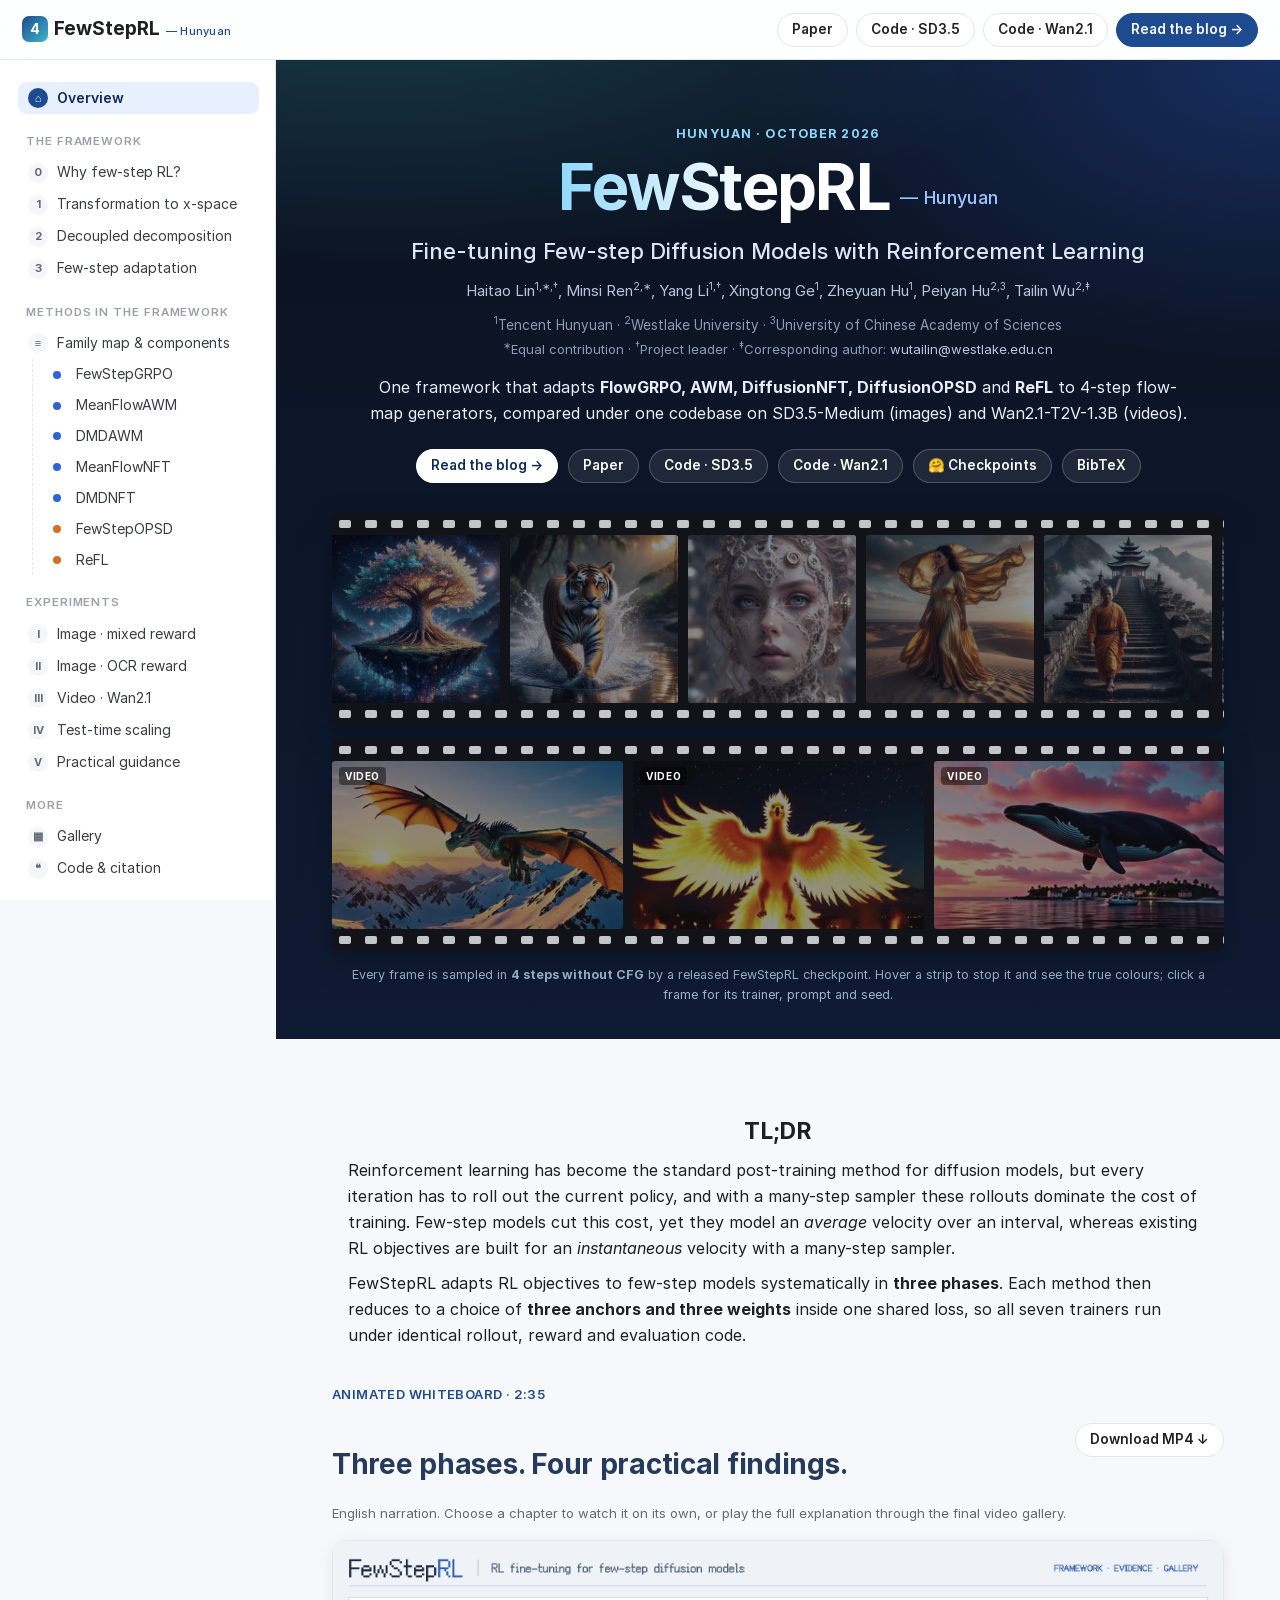
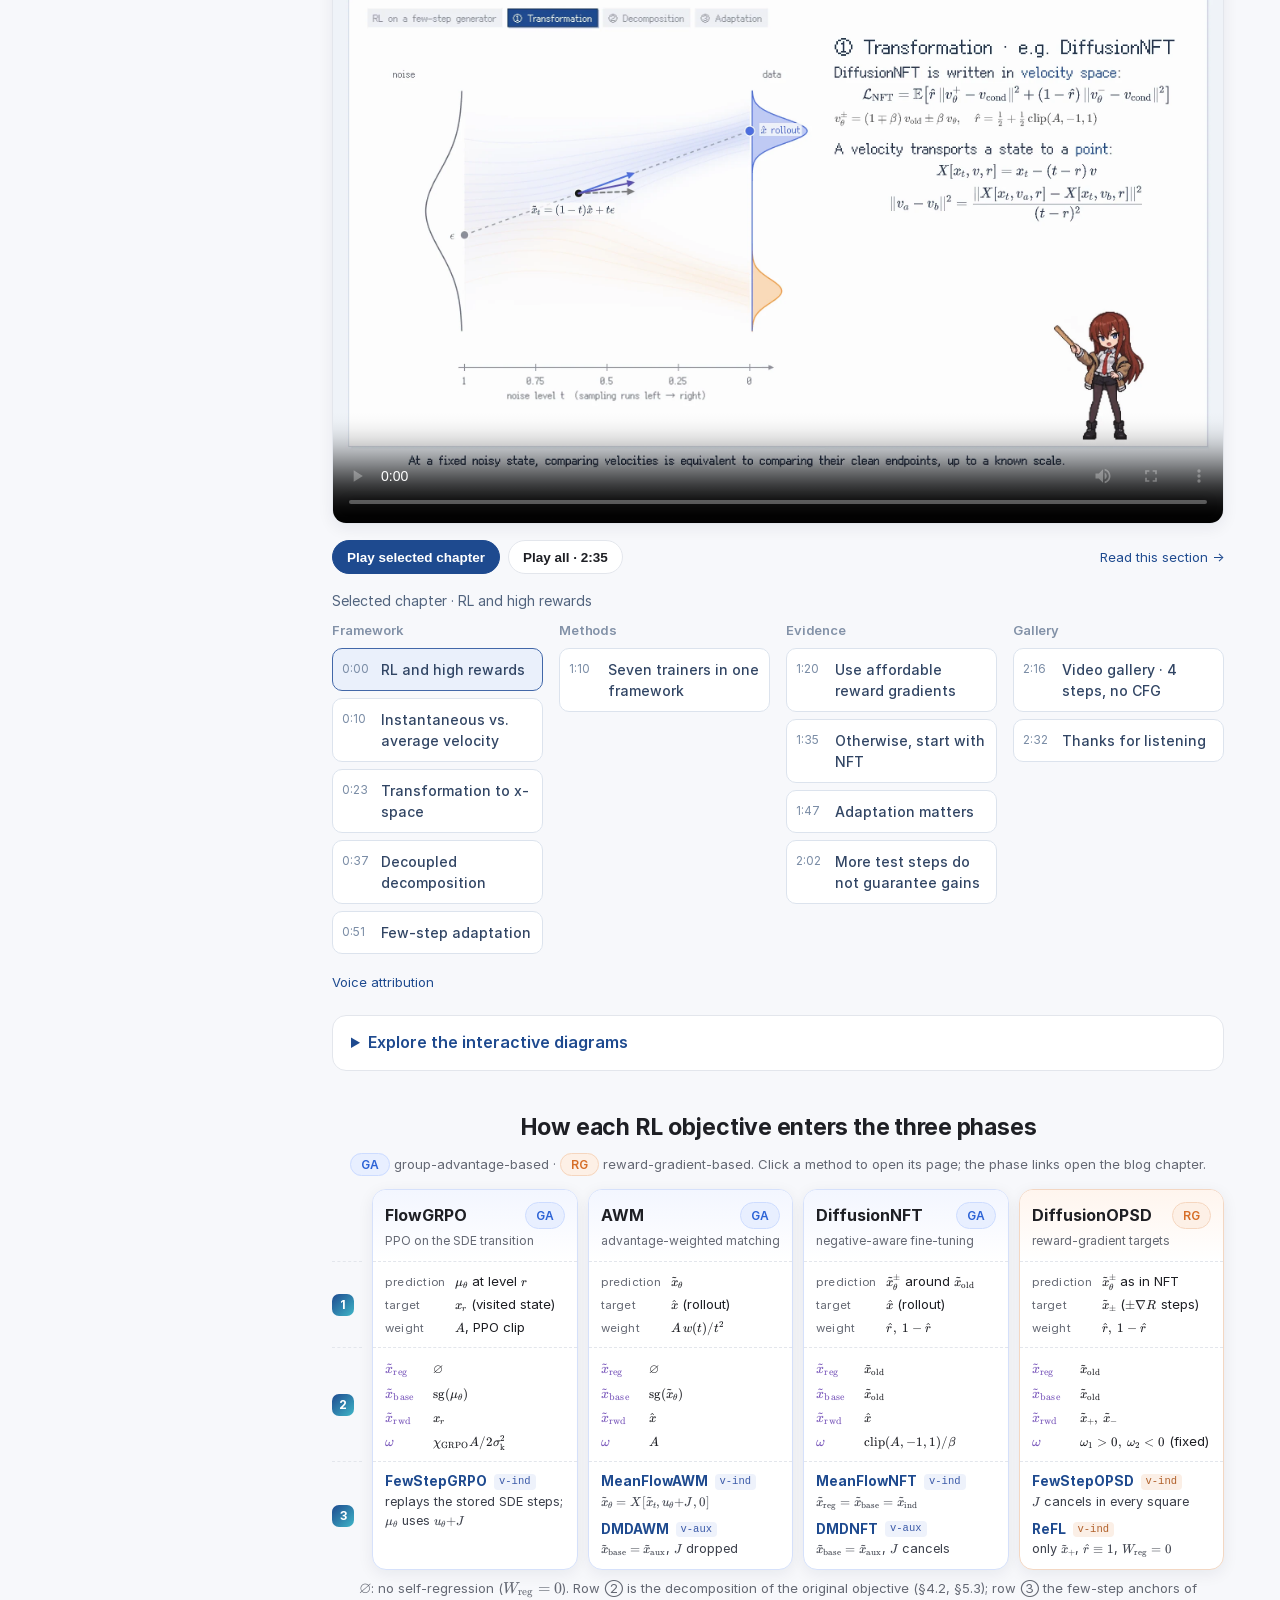
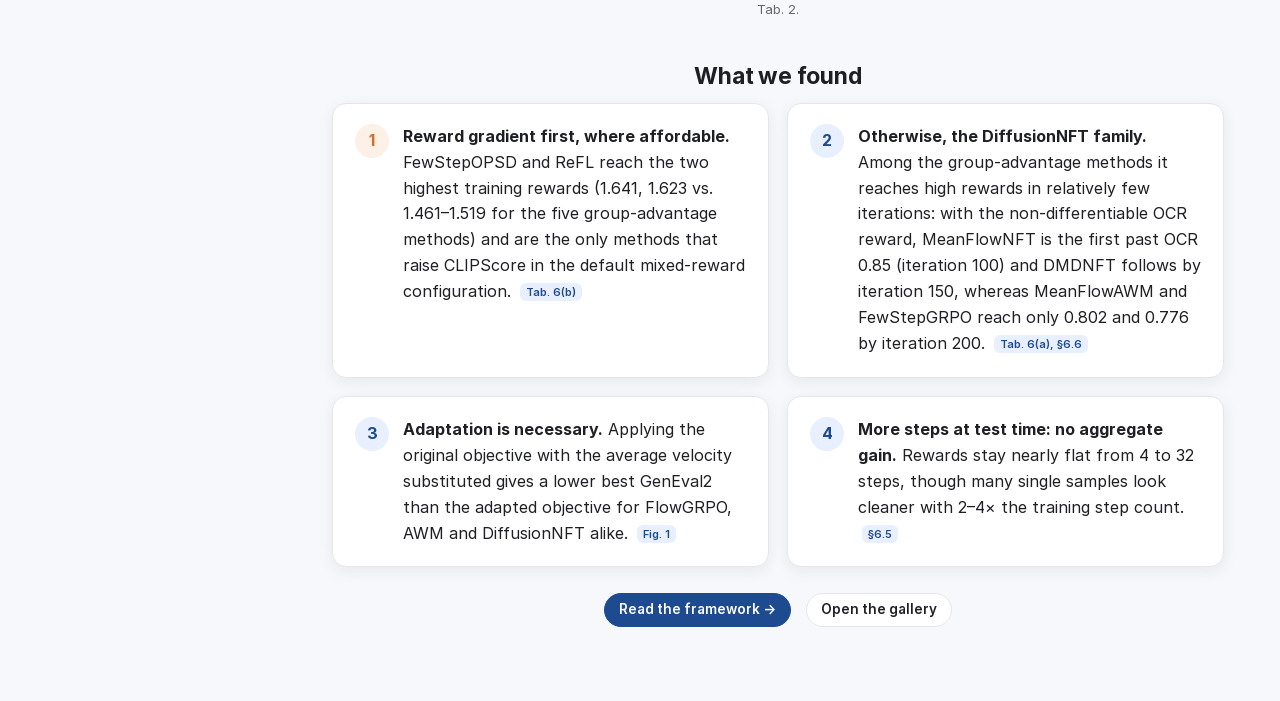
<file: index.html>
<!doctype html>
<html lang="en">
<head>
<meta charset="utf-8">
<meta name="viewport" content="width=device-width, initial-scale=1">
<meta name="theme-color" content="#0d1424">
<title>FewStepRL — Fine-tuning Few-step Diffusion Models with Reinforcement Learning</title>
<meta name="description" content="FewStepRL adapts RL objectives (FlowGRPO, AWM, DiffusionNFT, DiffusionOPSD, ReFL) to few-step flow-map generators in three phases: transformation, decomposition, adaptation.">
<link rel="stylesheet" href="vendor/katex/katex.min.css">
<link rel="stylesheet" href="css/style.css">
<link rel="stylesheet" href="css/whiteboard.css?v=voice-a-v4">
</head>
<body>

<header class="topbar">
  <button class="btn menu-toggle" id="menu-toggle" aria-label="Open contents">☰</button>
  <a class="brand" href="#home"><span class="logo" aria-hidden="true"></span>FewStepRL <span class="sig">— Hunyuan</span></a>
  <span class="spacer"></span>
  <nav class="links">
    <a class="btn" href="https://arxiv.org/abs/2611.08240">Paper</a>
    <a class="btn" href="https://github.com/EDAPINENUT/fewsteprl-sd35">Code · SD3.5</a>
    <a class="btn" href="https://github.com/EDAPINENUT/fewsteprl-wan21">Code · Wan2.1</a>
    <a class="btn solid" href="#framework">Read the blog →</a>
  </nav>
</header>

<aside class="sidebar" id="sidebar">
  <nav class="toc" aria-label="Contents">
    <div class="toc-group">
      <a href="#home"><span class="num">⌂</span>Overview</a>
    </div>
    <div class="toc-group">
      <div class="toc-title">The framework</div>
      <a href="#framework"><span class="num">0</span>Why few-step RL?</a>
      <a href="#phase-1"><span class="num">1</span>Transformation to x-space</a>
      <a href="#phase-2"><span class="num">2</span>Decoupled decomposition</a>
      <a href="#phase-3"><span class="num">3</span>Few-step adaptation</a>
    </div>
    <div class="toc-group">
      <div class="toc-title">Methods in the framework</div>
      <a href="#methods"><span class="num">≡</span>Family map &amp; components</a>
      <div class="sub">
        <a href="#m-fewstepgrpo"><span class="dot"></span>FewStepGRPO</a>
        <a href="#m-meanflowawm"><span class="dot"></span>MeanFlowAWM</a>
        <a href="#m-dmdawm"><span class="dot"></span>DMDAWM</a>
        <a href="#m-meanflownft"><span class="dot"></span>MeanFlowNFT</a>
        <a href="#m-dmdnft"><span class="dot"></span>DMDNFT</a>
        <a href="#m-fewstepopsd"><span class="dot rg"></span>FewStepOPSD</a>
        <a href="#m-refl"><span class="dot rg"></span>ReFL</a>
      </div>
    </div>
    <div class="toc-group">
      <div class="toc-title">Experiments</div>
      <a href="#exp-mix"><span class="num">I</span>Image · mixed reward</a>
      <a href="#exp-ocr"><span class="num">II</span>Image · OCR reward</a>
      <a href="#exp-video"><span class="num">III</span>Video · Wan2.1</a>
      <a href="#exp-tts"><span class="num">IV</span>Test-time scaling</a>
      <a href="#guidance"><span class="num">V</span>Practical guidance</a>
    </div>
    <div class="toc-group">
      <div class="toc-title">More</div>
      <a href="#gallery"><span class="num">▦</span>Gallery</a>
      <a href="#cite"><span class="num">❝</span>Code &amp; citation</a>
    </div>
  </nav>
  <p class="side-foot">Group-advantage-based RL <span style="color:var(--grp)">●</span> · reward-gradient-based RL <span style="color:var(--rg)">●</span>. </p>
</aside>

<main id="main">

<!-- =================================================================== HOME -->
<section class="page wide" id="p-home" data-title="Overview">
  <div class="hero">
    <div class="kicker" style="color:#8fd8ff">Hunyuan · October 2026</div>
    <h1><span class="accent">FewStepRL</span><span class="sig">— Hunyuan</span></h1>
    <p class="subtitle">Fine-tuning Few-step Diffusion Models with Reinforcement Learning</p>
    <p class="authors">Haitao Lin<sup>1,∗,†</sup>, Minsi Ren<sup>2,∗</sup>, Yang Li<sup>1,†</sup>, Xingtong Ge<sup>1</sup>, Zheyuan Hu<sup>1</sup>, Peiyan Hu<sup>2,3</sup>, Tailin Wu<sup>2,‡</sup></p>
    <p class="affils"><sup>1</sup>Tencent Hunyuan · <sup>2</sup>Westlake University · <sup>3</sup>University of Chinese Academy of Sciences<br>
      <span class="small"><sup>∗</sup>Equal contribution · <sup>†</sup>Project leader · <sup>‡</sup>Corresponding author: <a href="mailto:wutailin@westlake.edu.cn">wutailin@westlake.edu.cn</a></span></p>
    <p class="tagline">One framework that adapts <b>FlowGRPO, AWM, DiffusionNFT, DiffusionOPSD</b> and <b>ReFL</b> to 4&#8209;step flow-map generators,
      compared under one codebase on SD3.5-Medium (images) and Wan2.1-T2V-1.3B (videos).</p>
    <div class="cta">
      <a class="btn solid" href="#framework">Read the blog →</a>
      <a class="btn" href="https://arxiv.org/abs/2611.08240">Paper</a>
      <a class="btn" href="https://github.com/EDAPINENUT/fewsteprl-sd35">Code · SD3.5</a>
      <a class="btn" href="https://github.com/EDAPINENUT/fewsteprl-wan21">Code · Wan2.1</a>
      <a class="btn" href="#cite">🤗 Checkpoints</a>
      <a class="btn" href="#cite">BibTeX</a>
    </div>
    <div class="filmstrip" data-film="images-a" style="--dur:110s"></div>
    <div class="filmstrip reverse" data-film="videos" style="--dur:95s"></div>
    <p class="film-caption">Every frame is sampled in <b>4 steps without CFG</b> by a released FewStepRL checkpoint. Hover a strip to stop it and see the true colours; click a frame for its trainer, prompt and seed.</p>
  </div>

  <div class="home-body">
    <div class="home-intro">
      <h2>TL;DR</h2>
      <p>Reinforcement learning has become the standard post-training method for diffusion models, but every iteration has to roll out the current policy, and with a many-step sampler these rollouts dominate the cost of training. Few-step models cut this cost, yet they model an <em>average</em> velocity over an interval, whereas existing RL objectives are built for an <em>instantaneous</em> velocity with a many-step sampler.</p>
      <p>FewStepRL adapts RL objectives to few-step models systematically in <b>three phases</b>. Each method then reduces to a choice of <b>three anchors and three weights</b> inside one shared loss, so all seven trainers run under identical rollout, reward and evaluation code.</p>
    </div>

    <section class="whiteboard-story" aria-labelledby="whiteboard-title" data-whiteboard>
      <div class="whiteboard-heading">
        <div><p class="whiteboard-eyebrow" data-whiteboard-duration>ANIMATED WHITEBOARD</p><h2 id="whiteboard-title">Three phases. Four practical findings.</h2></div>
        <a class="btn" href="assets/video/whiteboard-explainer.mp4?v=voice-a-v4" download>Download MP4 ↓</a>
      </div>
      <p class="note">English narration. Choose a chapter to watch it on its own, or play the full explanation through the final video gallery.</p>
      <div class="whiteboard-screen">
        <video id="whiteboard-video" controls playsinline preload="metadata" poster="assets/video/whiteboard-poster.webp?v=voice-a-v4" aria-label="FewStepRL animated whiteboard explanation">
          <source src="assets/video/whiteboard-explainer.mp4?v=voice-a-v4" type="video/mp4">
          <track kind="chapters" src="assets/video/whiteboard-chapters.vtt?v=voice-a-v4" srclang="en" label="Chapters">
          <p><a href="assets/video/whiteboard-explainer.mp4?v=voice-a-v4">Download the explanation</a> to watch it in your video player.</p>
        </video>
      </div>
      <div class="whiteboard-actions">
        <div class="whiteboard-play-actions"><button class="btn solid" type="button" data-play-chapter>Play selected chapter</button><button class="btn" type="button" data-play-all>Play all</button></div>
        <a class="whiteboard-related" href="#framework" data-chapter-related>Read this section →</a>
      </div>
      <p class="whiteboard-current" data-chapter-current aria-live="polite">Loading chapters…</p>
      <nav class="whiteboard-chapters" aria-label="Whiteboard video chapters" data-whiteboard-chapters></nav>
      <p class="whiteboard-credits small"><a href="assets/video/whiteboard-voice-attribution.txt?v=voice-a-v4">Voice attribution</a></p>
    </section>
    <details class="whiteboard-interactive">
      <summary>Explore the interactive diagrams</summary>
      <p class="note xp-intro">What RL does → instantaneous vs. average velocity → ① transformation → ② decomposition → ③ adaptation, with DiffusionNFT as the example (exact 1D flow, schematic 2D). Pause or jump between the markers to examine the formulas.</p>
      <div class="explainer" data-explainer></div>
    </details>

    <h2 class="center">How each RL objective enters the three phases</h2>
    <p class="center note"><span class="badge sm grp">GA</span> group-advantage-based · <span class="badge sm rg">RG</span> reward-gradient-based. Click a method to open its page; the phase links open the blog chapter.</p>
    <div class="rt">
      <div class="rt-lab h"></div>
      <a class="rt-lab r1" href="#phase-1"><b title="Transformation"><i>1</i><em>Transformation</em></b><span>the objective in x-space</span></a>
      <a class="rt-lab r2" href="#phase-2"><b title="Decomposition"><i>2</i><em>Decomposition</em></b><span>anchors and reward weight</span></a>
      <a class="rt-lab r3" href="#phase-3"><b title="Adaptation"><i>3</i><em>Adaptation</em></b><span>few-step trainers</span></a>
      <div class="rt-col ga">
        <div class="rt-head"><div><b>FlowGRPO</b><span class="badge sm grp" title="group-advantage-based RL">GA</span></div><small>PPO on the SDE transition</small></div>
        <div class="rt-c r1" data-lab="① Transformation"><div class="kv"><span class="k">prediction</span><span class="v">\(\mu_\theta\) at level \(r\)</span><span class="k">target</span><span class="v">\(x_r\) (visited state)</span><span class="k">weight</span><span class="v">\(A\), PPO clip</span></div></div>
        <div class="rt-c r2" data-lab="② Decomposition"><div class="kv"><span class="k">\(\tilde x_{\mathrm{reg}}\)</span><span class="v">\(\varnothing\)</span><span class="k">\(\tilde x_{\mathrm{base}}\)</span><span class="v">\(\operatorname{sg}(\mu_\theta)\)</span><span class="k">\(\tilde x_{\mathrm{rwd}}\)</span><span class="v">\(x_r\)</span><span class="k">\(\omega\)</span><span class="v">\(\chi_{\mathrm{GRPO}}A/2\sigma_{\mathrm k}^2\)</span></div></div>
        <div class="rt-c r3" data-lab="③ Adaptation"><div class="tr"><div class="nm"><a href="#m-fewstepgrpo">FewStepGRPO</a><code>v-ind</code></div><span>replays the stored SDE steps; \(\mu_\theta\) uses \(u_\theta{+}J\)</span></div></div>
      </div>
      <div class="rt-col ga">
        <div class="rt-head"><div><b>AWM</b><span class="badge sm grp" title="group-advantage-based RL">GA</span></div><small>advantage-weighted matching</small></div>
        <div class="rt-c r1" data-lab="① Transformation"><div class="kv"><span class="k">prediction</span><span class="v">\(\tilde x_\theta\)</span><span class="k">target</span><span class="v">\(\hat x\) (rollout)</span><span class="k">weight</span><span class="v">\(A\,w(t)/t^2\)</span></div></div>
        <div class="rt-c r2" data-lab="② Decomposition"><div class="kv"><span class="k">\(\tilde x_{\mathrm{reg}}\)</span><span class="v">\(\varnothing\)</span><span class="k">\(\tilde x_{\mathrm{base}}\)</span><span class="v">\(\operatorname{sg}(\tilde x_\theta)\)</span><span class="k">\(\tilde x_{\mathrm{rwd}}\)</span><span class="v">\(\hat x\)</span><span class="k">\(\omega\)</span><span class="v">\(A\)</span></div></div>
        <div class="rt-c r3" data-lab="③ Adaptation"><div class="tr"><div class="nm"><a href="#m-meanflowawm">MeanFlowAWM</a><code>v-ind</code></div><span>\(\tilde x_\theta=X[\tilde x_t,u_\theta{+}J,0]\)</span></div><div class="tr"><div class="nm"><a href="#m-dmdawm">DMDAWM</a><code>v-aux</code></div><span>\(\tilde x_{\mathrm{base}}=\tilde x_{\mathrm{aux}}\), \(J\) dropped</span></div></div>
      </div>
      <div class="rt-col ga">
        <div class="rt-head"><div><b>DiffusionNFT</b><span class="badge sm grp" title="group-advantage-based RL">GA</span></div><small>negative-aware fine-tuning</small></div>
        <div class="rt-c r1" data-lab="① Transformation"><div class="kv"><span class="k">prediction</span><span class="v">\(\tilde x^{\pm}_\theta\) around \(\tilde x_{\mathrm{old}}\)</span><span class="k">target</span><span class="v">\(\hat x\) (rollout)</span><span class="k">weight</span><span class="v">\(\hat r,\ 1-\hat r\)</span></div></div>
        <div class="rt-c r2" data-lab="② Decomposition"><div class="kv"><span class="k">\(\tilde x_{\mathrm{reg}}\)</span><span class="v">\(\tilde x_{\mathrm{old}}\)</span><span class="k">\(\tilde x_{\mathrm{base}}\)</span><span class="v">\(\tilde x_{\mathrm{old}}\)</span><span class="k">\(\tilde x_{\mathrm{rwd}}\)</span><span class="v">\(\hat x\)</span><span class="k">\(\omega\)</span><span class="v">\(\operatorname{clip}(A,-1,1)/\beta\)</span></div></div>
        <div class="rt-c r3" data-lab="③ Adaptation"><div class="tr"><div class="nm"><a href="#m-meanflownft">MeanFlowNFT</a><code>v-ind</code></div><span>\(\tilde x_{\mathrm{reg}}=\tilde x_{\mathrm{base}}=\tilde x_{\mathrm{ind}}\)</span></div><div class="tr"><div class="nm"><a href="#m-dmdnft">DMDNFT</a><code>v-aux</code></div><span>\(\tilde x_{\mathrm{base}}=\tilde x_{\mathrm{aux}}\), \(J\) cancels</span></div></div>
      </div>
      <div class="rt-col rg">
        <div class="rt-head"><div><b>DiffusionOPSD</b><span class="badge sm rg" title="reward-gradient-based RL">RG</span></div><small>reward-gradient targets</small></div>
        <div class="rt-c r1" data-lab="① Transformation"><div class="kv"><span class="k">prediction</span><span class="v">\(\tilde x^{\pm}_\theta\) as in NFT</span><span class="k">target</span><span class="v">\(\tilde x_\pm\) (\(\pm\nabla R\) steps)</span><span class="k">weight</span><span class="v">\(\hat r,\ 1-\hat r\)</span></div></div>
        <div class="rt-c r2" data-lab="② Decomposition"><div class="kv"><span class="k">\(\tilde x_{\mathrm{reg}}\)</span><span class="v">\(\tilde x_{\mathrm{old}}\)</span><span class="k">\(\tilde x_{\mathrm{base}}\)</span><span class="v">\(\tilde x_{\mathrm{old}}\)</span><span class="k">\(\tilde x_{\mathrm{rwd}}\)</span><span class="v">\(\tilde x_+,\ \tilde x_-\)</span><span class="k">\(\omega\)</span><span class="v">\(\omega_1>0,\ \omega_2<0\) (fixed)</span></div></div>
        <div class="rt-c r3" data-lab="③ Adaptation"><div class="tr"><div class="nm"><a href="#m-fewstepopsd">FewStepOPSD</a><code>v-ind</code></div><span>\(J\) cancels in every square</span></div><div class="tr"><div class="nm"><a href="#m-refl">ReFL</a><code>v-ind</code></div><span>only \(\tilde x_+\), \(\hat r\equiv1\), \(W_{\mathrm{reg}}=0\)</span></div></div>
      </div>
    </div>
    <p class="center note" style="margin-top:8px">\(\varnothing\): no self-regression (\(W_{\mathrm{reg}}=0\)). Row ② is the decomposition of the original objective (§4.2, §5.3); row ③ the few-step anchors of Tab. 2.</p>

    <h2 class="center">What we found</h2>
    <div class="grid2">
      <div class="card finding rg"><div class="ix">1</div><div><b>Reward gradient first, where affordable.</b> FewStepOPSD and ReFL reach the two highest training rewards (1.641, 1.623 vs. 1.461–1.519 for the five group-advantage methods) and are the only methods that raise CLIPScore in the default mixed-reward configuration. <span class="src">Tab. 6(b)</span></div></div>
      <div class="card finding"><div class="ix">2</div><div><b>Otherwise, the DiffusionNFT family.</b> Among the group-advantage methods it reaches high rewards in relatively few iterations: with the non-differentiable OCR reward, MeanFlowNFT is the first past OCR 0.85 (iteration 100) and DMDNFT follows by iteration 150, whereas MeanFlowAWM and FewStepGRPO reach only 0.802 and 0.776 by iteration 200. <span class="src">Tab. 6(a), §6.6</span></div></div>
      <div class="card finding"><div class="ix">3</div><div><b>Adaptation is necessary.</b> Applying the original objective with the average velocity substituted gives a lower best GenEval2 than the adapted objective for FlowGRPO, AWM and DiffusionNFT alike. <span class="src">Fig. 1</span></div></div>
      <div class="card finding"><div class="ix">4</div><div><b>More steps at test time: no aggregate gain.</b> Rewards stay nearly flat from 4 to 32 steps, though many single samples look cleaner with 2–4× the training step count. <span class="src">§6.5</span></div></div>
    </div>
    <p class="center" style="margin-top:26px"><a class="btn solid" href="#framework">Read the framework →</a> &nbsp; <a class="btn" href="#gallery">Open the gallery</a></p>
  </div>
</section>

<!-- =================================================================== FRAMEWORK 0 -->
<section class="page" id="p-framework" data-title="Why few-step RL?">
  <div class="kicker">The framework · 0</div>
  <h1>Why few-step RL needs a framework</h1>
  <a class="whiteboard-watch" href="#home" data-watch-chapter="velocity"><span aria-hidden="true">▶</span> Watch this chapter</a>
  <p class="lead">RL rollouts dominate the cost of post-training. Few-step generators make rollouts cheap, but they predict an <em>average</em> velocity, while every RL objective we want to use was written for an <em>instantaneous</em> one.</p>

  <h2>The few-step generator</h2>
  <div class="prose">
    <p>We write \(t\in[0,1]\) for the noise level (data at \(t=0\), noise at \(t=1\)). A few-step student \(u_\theta(x_t,t,r)\) is an <b>average-velocity generator</b>: the mean of the instantaneous velocity \(v_\theta\) along its probability-flow trajectory between levels \(r\) and \(t\). <span class="src">§3.1</span></p>
  </div>
  <div class="eqbox"><div class="label">average velocity and the few-step jump</div>
  $$u_\theta(x_t,t,r)=\frac{1}{t-r}\int_r^t v_\theta(x_\nu,\nu)\,d\nu,\qquad \hat x_{\theta,r}=\hat x_{\theta,t}-(t-r)\,u_\theta(\hat x_{\theta,t},t,r).$$
  </div>
  <div class="prose">
    <p>A sampler with \(M_{\mathrm{step}}\) steps is a chain of such exact jumps, one subtraction each, instead of many first-order Euler steps. Our models are distilled with <b>AnyFlow</b>, which first trains with the MeanFlow identity and then applies on-policy distribution matching (DMD) against the frozen teacher. <span class="src">§6.1</span></p>
  </div>
  <div class="grid2">
    <div class="eqbox"><div class="label">MeanFlow identity and the detached J-term</div>
      $$u_\theta=v_\theta-(t-r)\,\partial_t u_\theta,\qquad J[u,t,r]:=(t-r)\,\operatorname{sg}(\partial_t u)$$
      <p class="note">\(J\) is the gap between the average and the instantaneous velocity, measured on the network itself and frozen before use (a directional-difference estimate in the code).</p>
    </div>
    <div class="eqbox"><div class="label">DMD: an auxiliary velocity</div>
      $$\mathcal L_{\mathrm{aux}}=\mathbb E\,\big\|v_\phi(\tilde x_t,t)-(\epsilon-\hat x)\big\|^2,\quad \hat x\sim p_\theta$$
      <p class="note">A second network \(v_\phi\) tracks the velocity of the student's own samples; \(v_{\mathrm{real}}-v_\phi\) gives the reverse-KL score difference.</p>
    </div>
  </div>

  <h2>What goes wrong with direct substitution</h2>
  <div class="prose">
    <p>Applied directly, the RL objectives leave three questions open: which network evaluation should be differentiated, how the reference policy should be evaluated, and which parts of the interval \([r,t]\) are trained. Substituting the average velocity of the distilled model for the instantaneous velocity that FlowGRPO, AWM and DiffusionNFT require gives a <b>lower best GenEval2 than the adapted objective in each of the three cases</b>. <span class="src">Fig. 1</span></p>
  </div>
  <div class="grid3">
    <figure class="card" style="margin:0;padding:10px"><img src="assets/fig/fig1_grpo.webp" alt="FewStepGRPO vs FlowGRPO, GenEval2 against iteration" loading="lazy"><figcaption class="note" style="margin-top:6px">(a) FewStepGRPO vs. FlowGRPO</figcaption></figure>
    <figure class="card" style="margin:0;padding:10px"><img src="assets/fig/fig1_awm.webp" alt="MeanFlowAWM vs AWM, GenEval2 against iteration" loading="lazy"><figcaption class="note" style="margin-top:6px">(b) MeanFlowAWM vs. AWM</figcaption></figure>
    <figure class="card" style="margin:0;padding:10px"><img src="assets/fig/fig1_nft.webp" alt="MeanFlowNFT vs DiffusionNFT, GenEval2 against iteration" loading="lazy"><figcaption class="note" style="margin-top:6px">(c) MeanFlowNFT vs. DiffusionNFT</figcaption></figure>
  </div>
  <p class="note">Paper Fig. 1: held-out GenEval2 against RL iteration (mixed reward), from the shared pre-RL few-step checkpoint. Dashed: original objective with the average velocity substituted. Solid: the few-step adaptation of this paper.</p>

  <h2>Three phases</h2>
  <figure class="card" style="margin:12px 0;padding:12px"><img src="assets/fig/overview.webp" alt="FewStepRL overview figure" loading="lazy"></figure>
  <p class="note">Paper Fig. 2. (a) RL raises the relative mass of the high-reward mode; the objective is evaluated on the policy prediction \(\tilde x_\theta=X[\tilde x_t,v_\theta,0]\). (b) The gradient splits into a regression force toward \(\tilde x_{\mathrm{reg}}\) and a reward force along \(\tilde x_{\mathrm{rwd}}-\tilde x_{\mathrm{base}}\). (c) For a few-step model the prediction and anchors are computed at the end of the transport (u-form) or along its tangent (v-form).</p>
  <div class="phase-cards">
    <a class="phase-card" href="#phase-1"><div class="n">1</div><span class="go">→</span><h3>Transformation</h3><p>One common prediction in x-space makes density-, velocity- and reward-based objectives directly comparable.</p></a>
    <a class="phase-card" href="#phase-2"><div class="n">2</div><span class="go">→</span><h3>Decomposition</h3><p>A method is specified by a prediction, three anchors \((\tilde x_{\mathrm{reg}},\tilde x_{\mathrm{rwd}},\tilde x_{\mathrm{base}})\) and three weights \((W_{\mathrm{reg}},W_{\mathrm{rwd}},\omega)\).</p></a>
    <a class="phase-card" href="#phase-3"><div class="n">3</div><span class="go">→</span><h3>Adaptation</h3><p>Every anchor is computed from an average-velocity model, which yields few-step versions of all five objectives.</p></a>
  </div>
  <div class="pager"></div>
</section>

<!-- =================================================================== PHASE 1 -->
<section class="page" id="p-phase-1" data-title="Transformation to x-space">
  <div class="kicker">The framework · phase 1</div>
  <h1>Transformation to x-space</h1>
  <a class="whiteboard-watch" href="#home" data-watch-chapter="phase-1"><span aria-hidden="true">▶</span> Watch this chapter</a>
  <p class="lead">The objectives we consider are written in transition-density, velocity or reward space. Under the linear noise schedule a velocity instead identifies a <b>point</b> in x-space at any chosen level \(r\), so every objective can be expressed through one common prediction. <span class="src">§4.1</span></p>

  <div class="eqbox"><div class="label">affine transport and the x-space identity</div>
  $$X[x_t,v,r]:=x_t-(t-r)\,v,\qquad \|v_a-v_b\|^2=\frac{1}{(t-r)^2}\,\big\|X[x_t,v_a,r]-X[x_t,v_b,r]\big\|^2 .$$
  </div>
  <div class="prose">
    <p>A velocity MSE equals a scaled MSE between transported points. At the clean level \(r=0\) the factor is \(t^{-2}\). For \(\tilde x_t=(1-t)x+t\epsilon\) and the conditional velocity \(v_{\mathrm{cond}}=\epsilon-x\), the transport lands exactly on the sample, \(X[\tilde x_t,v_{\mathrm{cond}},0]=x\).</p>
    <p>For the reward objectives, a detached rollout endpoint \(\hat x^{(i)}\) is re-noised to \(\tilde x_t^{(i)}\), and the policy provides the <b>policy prediction</b> \(\tilde x_\theta^{(i)}=X[\tilde x_t^{(i)},v_\theta,0]=\tilde x_t^{(i)}-t\,v_\theta\). The same map applied to the old policy gives the <b>old policy's prediction</b> \(\tilde x_{\mathrm{old}}^{(i)}=X[\tilde x_t^{(i)},v_{\mathrm{old}},0]\). Every loss then compares predictions at the <em>same</em> state, and only \(\tilde x_\theta\) is differentiated.</p>
  </div>

  <div class="fig" id="fig-xspace">
    <div class="schematic">Interactive · schematic 2-D illustration (not data)</div>
    <div class="fig-grid">
      <svg viewBox="0 0 560 400" aria-label="x-space transport diagram"></svg>
      <div class="controls">
        <label><span>noise level \(t\)</span><input type="range" min="0.05" max="1" step="0.01" value="0.6" data-k="t"><span class="val" data-v="t"></span></label>
        <label><span>target level \(r\)</span><input type="range" min="0" max="0.95" step="0.01" value="0" data-k="r"><span class="val" data-v="r"></span></label>
        <label><span>policy error</span><input type="range" min="0" max="1" step="0.01" value="0.45" data-k="e"><span class="val" data-v="e"></span></label>
        <div class="readout" data-readout></div>
        <p class="caption">The renoised state \(\tilde x_t\) lies on the straight path from the sample \(\hat x\) to the noise \(\epsilon\). Transporting it with the conditional velocity \(v_{\mathrm{cond}}\) (green) returns to \(\hat x\) at \(r=0\); transporting it with the policy velocity \(v_\theta\) (blue) gives the policy prediction. Move \(t\) and \(r\): the two printed numbers stay equal, which is the identity above.</p>
      </div>
    </div>
  </div>

  <h2>Two objectives in x-space</h2>
  <div class="grid2">
    <div class="card"><h3 style="margin-top:0">AWM <span class="src">Ex. AWM in x-space</span></h3>
      <p>The AWM target \(v_{\mathrm{cond}}^{(i)}\) maps to the rollout endpoint itself, so</p>
      $$\mathcal L_{\mathrm{AWM}}=\mathbb E\Big[A^{(i)}\,\frac{w(t)}{t^2}\,\big\|\tilde x_\theta^{(i)}-\hat x^{(i)}\big\|^2\Big],$$
      <p class="note">a squared residual between the prediction and the model's own sample, weighted by the signed advantage. \(w(t)=t^2\) cancels the prefactor; the few-step implementation does this up to a floor.</p></div>
    <div class="card"><h3 style="margin-top:0">DiffusionNFT <span class="src">Ex. DiffusionNFT in x-space</span></h3>
      <p>The two implicit policies map to reflections about the old prediction, \(\tilde x^{\pm}_\theta=\tilde x_{\mathrm{old}}\pm\beta(\tilde x_\theta-\tilde x_{\mathrm{old}})\), so</p>
      $$\mathcal L_{\mathrm{NFT}}=\mathbb E\Big[\tfrac{1}{t^2}\big(\hat r\,\|\tilde x^{+}_\theta-\hat x\|^2+(1-\hat r)\,\|\tilde x^{-}_\theta-\hat x\|^2\big)\Big],$$
      <p class="note">two squared residuals to the model's sample, mixed by the bounded optimality weight \(\hat r=\tfrac12+\tfrac12\operatorname{clip}(A,-1,1)\).</p></div>
  </div>
  <div class="callout">Analysing a loss in x-space shows how the prediction \(\tilde x_\theta\) must change to reduce it: <b>which points it moves toward and which it moves away from</b>. That is exactly what phase 2 makes explicit.</div>
  <div class="pager"></div>
</section>

<!-- =================================================================== PHASE 2 -->
<section class="page" id="p-phase-2" data-title="Decoupled decomposition">
  <div class="kicker">The framework · phase 2</div>
  <h1>The decoupled loss decomposition</h1>
  <a class="whiteboard-watch" href="#home" data-watch-chapter="phase-2"><span aria-hidden="true">▶</span> Watch this chapter</a>
  <p class="lead">In x-space, the gradient of every objective considered here is the transposed Jacobian of the prediction applied to the sum of two vectors: a reward-free <b>self-regression</b> and a <b>reward augmentation</b>. <span class="src">§4.2</span></p>

  <div class="eqbox"><div class="label">general gradient (the framework)</div>
  $$\nabla_\theta\mathcal L^{(i)}=2\Big(\frac{\partial\tilde x_\theta^{(i)}}{\partial\theta}\Big)^{\!\top}\Big[\underbrace{W_{\mathrm{reg}}^{(i)}\big(\tilde x_\theta^{(i)}-\tilde x_{\mathrm{reg}}^{(i)}\big)}_{\text{self-regression}}-\underbrace{W_{\mathrm{rwd}}^{(i)}\,\omega^{(i)}\big(\tilde x_{\mathrm{rwd}}^{(i)}-\tilde x_{\mathrm{base}}^{(i)}\big)}_{\text{reward augmentation}}\Big]$$
  </div>
  <div class="eqbox"><div class="label">the loss that the code implements (two squares)</div>
  $$\mathcal L^{(i)}=W_{\mathrm{reg}}^{(i)}\big\|\tilde x_\theta^{(i)}-\tilde x_{\mathrm{reg}}^{(i)}\big\|^2+W_{\mathrm{rwd}}^{(i)}\big\|\tilde x_\theta^{(i)}-\operatorname{sg}\big(\tilde x_\theta^{(i)}+g^{(i)}\big)\big\|^2,\qquad g^{(i)}=\omega^{(i)}\big(\tilde x_{\mathrm{rwd}}^{(i)}-\tilde x_{\mathrm{base}}^{(i)}\big)$$
  </div>
  <div class="grid2">
    <div class="card"><h3 style="margin-top:0">Self-regression</h3><p>Independent of the reward. It vanishes at \(\tilde x_\theta=\tilde x_{\mathrm{reg}}\) and pulls the prediction back toward an anchor the policy should stay close to, canonically the old policy's prediction. It limits how far the reward term can move the prediction and so <b>protects against reward hacking</b>.</p></div>
    <div class="card"><h3 style="margin-top:0">Reward augmentation</h3><p>For fixed anchors, a vector that contains the reward. Gradient descent moves \(\tilde x_\theta\) along \(+\omega(\tilde x_{\mathrm{rwd}}-\tilde x_{\mathrm{base}})\): the <b>sign of \(\omega\)</b> decides attraction or repulsion, \(\tilde x_{\mathrm{rwd}}\) is usually the rollout sample, and \(\tilde x_{\mathrm{base}}\) sets the reference point of the displacement.</p></div>
  </div>

  <div class="fig" id="fig-forces">
    <div class="schematic">Interactive · schematic force diagram (unit weights, not data)</div>
    <div class="chips" data-presets></div>
    <div class="fig-grid">
      <svg viewBox="0 0 560 400" aria-label="force diagram"></svg>
      <div class="controls">
        <label data-for="A"><span>advantage \(A\)</span><input type="range" min="-2" max="2" step="0.05" value="1" data-k="A"><span class="val" data-v="A"></span></label>
        <label data-for="rhat"><span>mix \(\hat r\)</span><input type="range" min="0" max="1" step="0.01" value="0.75" data-k="rhat"><span class="val" data-v="rhat"></span></label>
        <div class="readout" data-readout></div>
        <div class="readout" data-anchors></div>
        <p class="caption">Drag the prediction \(\tilde x_\theta\) (blue). Arrows show the two terms of the descent direction: the regression force \(-W_{\mathrm{reg}}(\tilde x_\theta-\tilde x_{\mathrm{reg}})\) (grey) and the reward force \(+W_{\mathrm{rwd}}\,\omega(\tilde x_{\mathrm{rwd}}-\tilde x_{\mathrm{base}})\) (blue for attraction, orange for repulsion), and their sum (dark).</p>
      </div>
    </div>
  </div>

  <h2>Original methods as anchors and weights</h2>
  <p class="prose">The decomposition applies to the instantaneous-velocity originals, and also to the reward-free distillation losses (with \(\omega\equiv1\) and the teacher's prediction \(\tilde x_{\mathrm{real}}=X[\tilde x_t,v_{\mathrm{real}},0]\) as the rewarded anchor).</p>
  <div class="table-wrap"><table class="data comps" id="tab-decomp">
    <thead><tr><th class="nosort">objective</th><th class="nosort">\(\tilde x_{\mathrm{reg}}\)</th><th class="nosort">\(\tilde x_{\mathrm{base}}\)</th><th class="nosort">\(\tilde x_{\mathrm{rwd}}\)</th><th class="nosort">\(W_{\mathrm{reg}}\)</th><th class="nosort">\(W_{\mathrm{rwd}}\)</th><th class="nosort">\(\omega\)</th></tr></thead>
    <tbody>
      <tr><td>AWM</td><td>—</td><td>\(\operatorname{sg}(\tilde x_\theta)\)</td><td>\(\hat x\)</td><td>0</td><td>\(w(t)/t^2\)</td><td>\(A\)</td></tr>
      <tr><td>DiffusionNFT</td><td>\(\tilde x_{\mathrm{old}}\)</td><td>\(\tilde x_{\mathrm{old}}\)</td><td>\(\hat x\)</td><td>\(\beta^2/t^2\)</td><td>\(\beta^2/t^2\)</td><td>\(\operatorname{clip}(A,-1,1)/\beta\)</td></tr>
      <tr><td>DiffusionOPSD</td><td>\(\tilde x_{\mathrm{old}}\)</td><td>\(\tilde x_{\mathrm{old}}\)</td><td>\(\tilde x_{+},\ \tilde x_{-}\)</td><td>\(\beta^2(a_++a_-)\)</td><td>\(\beta^2(a_++a_-)\)</td><td>\(\frac{a_+}{\beta(a_++a_-)},\ -\frac{a_-}{\beta(a_++a_-)}\)</td></tr>
      <tr><td>ReFL (proxy)</td><td>—</td><td>\(\tilde x_{\mathrm{old}}\)</td><td>\(\tilde x_{+}\) (one ascent step)</td><td>0</td><td>detached \(>0\)</td><td>\(>0\)</td></tr>
      <tr class="ref"><td>MeanFlow (distill.)</td><td>—</td><td>\(\tilde x_{\mathrm{ind},r}\)</td><td>\(\tilde x_{\mathrm{real},r}\)</td><td>0</td><td>\(1/(t-r)^2\)</td><td>1</td></tr>
      <tr class="ref"><td>DMD (distill.)</td><td>—</td><td>\(\tilde x_{\mathrm{aux}}\)</td><td>\(\tilde x_{\mathrm{real}}\)</td><td>0</td><td>\((1-t)/(2t^2)\)</td><td>1</td></tr>
    </tbody></table></div>
  <p class="note">From the worked examples of §4.2 (AWM, DiffusionNFT, MeanFlow, DMD) and §4.3 (DiffusionOPSD, ReFL). In DiffusionNFT both anchors coincide at the old prediction, so it regularises toward the point from which it measures the reward; its reward coefficient saturates at \(1/\beta\). AWM has no self-regression in its matching loss; its velocity-space proximal penalty plays that role.</p>

  <h3>An intuitive example</h3>
  <div class="prose"><p>Take a group with \(A^{(1)}>A^{(2)}>0>A^{(3)}\). Members 1 and 2 are both attracted toward their rewarded samples; member 2 is not penalised for scoring below member 1, it only gets a smaller step. Member 3 scores below the group mean, so \(\omega^{(3)}<0\) and its prediction is repelled away from its sample. <b>Attraction or repulsion is set by the baseline-subtracted advantage, not by the raw reward.</b></p></div>
  <div class="pager"></div>
</section>

<!-- =================================================================== PHASE 3 -->
<section class="page" id="p-phase-3" data-title="Few-step adaptation">
  <div class="kicker">The framework · phase 3</div>
  <h1>Adaptation to few-step models</h1>
  <a class="whiteboard-watch" href="#home" data-watch-chapter="phase-3"><span aria-hidden="true">▶</span> Watch this chapter</a>
  <p class="lead">The framework needs instantaneous velocities, but a few-step policy outputs an average velocity \(u_\theta(\tilde x_t,t,r)\). The rollout sample needs no reconstruction and the teacher stays instantaneous, so only \(\tilde x_\theta\) and the old-policy anchors must be rebuilt. <span class="src">§4.3</span></p>

  <div class="grid2">
    <div class="card"><h3 style="margin-top:0">u-prediction (u-form)</h3>
      $$\tilde x_{\theta,\mathrm u}=\tilde x_t-t\,u_\theta(\tilde x_t,t,0)$$
      <p>Replace every instantaneous velocity by \(u_\theta(\cdot,t,0)\). The Jacobian is \(\partial\tilde x_{\theta,\mathrm u}/\partial\theta\): each update trains only the <b>\(r=0\) edge</b> of the flow map and leaves the entries \(r\neq0\), which the sampler uses, without a gradient.</p></div>
    <div class="card"><h3 style="margin-top:0">v-prediction (v-form)</h3>
      $$\tilde x_{\theta,\mathrm v}=\tilde x_t-t\big(u_\theta(\tilde x_t,t,r)+J[u_{\mathrm{old}},t,r]\big)$$
      <p>Keep \(\tilde x_\theta=X[\tilde x_t,v,0]\) and recover \(v\) from the network. \(J\) is detached, so it shifts the prediction without changing its Jacobian; \(r\) is resampled every update, so <b>every \(u_\theta(\cdot,t,r)\)</b> receives a gradient.</p></div>
  </div>
  <div class="grid2">
    <div class="eqbox"><div class="label"><code>v-ind</code> · self-induced velocity (MeanFlow)</div>
      $$v_{\mathrm{ind}}=u_{\mathrm{old}}+J[u_{\mathrm{old}},t,r],\qquad \tilde x_{\mathrm{ind}}=\tilde x_t-t\,v_{\mathrm{ind}}$$
      <p class="note">No second network; costs a Jacobian-vector product, estimated with two extra no-grad forwards of \(u_{\mathrm{old}}\) per query. <span class="src">Tab. 4</span></p></div>
    <div class="eqbox"><div class="label"><code>v-aux</code> · auxiliary velocity (DMD)</div>
      $$v_\phi(\tilde x_t,t)\approx\mathbb E_{\hat x\sim p_{\mathrm{old}}}\big[\epsilon-\hat x\mid\tilde x_t\big],\qquad \tilde x_{\mathrm{aux}}=\tilde x_t-t\,v_\phi$$
      <p class="note">Fitted online to the old-policy rollouts (\(n_{\mathrm{fm}}=5\) flow-matching steps per outer iteration); used only as an anchor, never as the prediction, otherwise \(\partial\tilde x_\theta/\partial\theta=0\).</p></div>
  </div>

  <div class="fig" id="fig-forms">
    <div class="schematic">Interactive · schematic trajectory (not data)</div>
    <div class="chips" data-forms></div>
    <div class="fig-grid">
      <svg viewBox="0 0 560 360" aria-label="u-form versus v-form diagram"></svg>
      <div class="controls">
        <label><span>level \(t\)</span><input type="range" min="0.3" max="1" step="0.01" value="0.85" data-k="t"><span class="val" data-v="t"></span></label>
        <label><span>query \(r\)</span><input type="range" min="0" max="0.8" step="0.01" value="0.35" data-k="r"><span class="val" data-v="r"></span></label>
        <svg class="domain" viewBox="0 0 240 200" aria-label="trained (t, r) domain"></svg>
        <div class="readout" data-readout></div>
      </div>
    </div>
  </div>

  <h2>The three few-step forms</h2>
  <div class="table-wrap"><table class="data comps" id="tab-forms">
    <thead><tr><th class="nosort"></th><th class="nosort">u-form</th><th class="nosort">v-form, shared-J (<code>v-ind</code>)</th><th class="nosort">v-form, auxiliary (<code>v-aux</code>)</th></tr></thead>
    <tbody>
      <tr><td>\(\tilde x_\theta\)</td><td>\(X[\tilde x_t,u_\theta(\tilde x_t,t,0),0]\)</td><td>\(X[\tilde x_t,u_\theta(\tilde x_t,t,r)+J,0]\)</td><td>\(X[\tilde x_t,u_\theta(\tilde x_t,t,r),0]\)</td></tr>
      <tr><td>\(\tilde x_{\mathrm{reg}}\)</td><td>\(X[\tilde x_t,u_{\mathrm{old}}(\tilde x_t,t,0),0]\)</td><td>\(X[\tilde x_t,v_{\mathrm{ind}},0]\)</td><td>\(X[\tilde x_t,u_{\mathrm{old}}(\tilde x_t,t,r),0]\)</td></tr>
      <tr><td>\(\tilde x_{\mathrm{base}}\)</td><td>\(X[\tilde x_t,u_{\mathrm{old}}(\tilde x_t,t,0),0]\)</td><td>\(X[\tilde x_t,v_{\mathrm{ind}},0]\)</td><td>\(X[\tilde x_t,v_\phi,0]\)</td></tr>
      <tr><td>\(\tilde x_{\mathrm{rwd}}\) (rollout)</td><td>\(\hat x\)</td><td>\(\hat x\)</td><td>\(\hat x\)</td></tr>
      <tr><td>trained \((t,r)\)</td><td>\((t,0)\)</td><td>\((t,r)\), \(0\le r\le t\)</td><td>\((t,r)\); \(v_\phi\) queried at \((\tilde x_t,t)\) only</td></tr>
    </tbody></table></div>
  <p class="note">Paper Tab. 1, with \(J=J[u_{\mathrm{old}},t,r]\) and \(v_{\mathrm{ind}}=u_{\mathrm{old}}+J\). A few-step method does not introduce a new loss: it specifies how the four points are computed and which entries \(u_\theta(\cdot,t,r)\) receive a gradient.</p>

  <h2>One training step for every trainer</h2>
  <div class="prose"><p>All trainers are subclasses of one base trainer whose <code>step</code> runs one outer iteration: rollout → reward and advantage → (auxiliary fit) → \(n_{\mathrm{it}}\) queries of anchors, weights and loss → one optimiser step → refresh of the old policy (EMA). <span class="src">§5.1, Code 1</span></p></div>
<pre class="code"><span class="k">class</span> <span class="f">FewStepRLTrainer</span>:
    estimator = VInd()                 <span class="c"># Stage 3(ii)-(iii): v-ind or v-aux</span>
    n_it = n_ts                        <span class="c"># default; FewStepGRPO uses M_step, FewStepOPSD uses 1</span>

    <span class="k">def</span> <span class="f">step</span>(self, prompts):                         <span class="c"># ONE outer iteration</span>
        batch = self.rollout(prompts)                <span class="c"># Stage 1, detached</span>
        R = reward(decode(batch.x_hat), batch.c)     <span class="c"># Stage 2</span>
        batch.A, batch.r_hat = self.advantage(R, batch.c)
        self.estimator.fit(batch)                    <span class="c"># v-aux only</span>
        <span class="k">for</span> q <span class="k">in</span> self.queries(batch):                <span class="c"># Stage 3(i): n_it queries</span>
            p = self.anchors(q)                      <span class="c"># Stage 3(ii)-(iii): x_θ, x_reg, x_base, x_rwd</span>
            W_reg, W_rwd, omega = self.weights(q, p) <span class="c"># Stage 3(iv)</span>
            loss = self.loss(p, W_reg, W_rwd, omega) <span class="c"># Stage 4: the two squares</span>
            accumulate(mean_batch(loss + lam_kl * self.kl(q)) / self.n_it)
        self.update()                                <span class="c"># one step on θ</span>
        self.refresh_old()                           <span class="c"># u_old ← EMA of u_θ</span></pre>
  <p class="note">Abridged from the paper's Code 1. Each method overrides only the components in which it differs; see the <a href="#methods">components table</a>.</p>
  <div class="pager"></div>
</section>

<!-- =================================================================== METHODS OVERVIEW -->
<section class="page" id="p-methods" data-title="Methods: family map &amp; components">
  <div class="kicker">Methods in the framework</div>
  <h1>Seven trainers, one training step</h1>
  <a class="whiteboard-watch" href="#home" data-watch-chapter="methods"><span aria-hidden="true">▶</span> Watch this chapter</a>
  <p class="lead">Each original objective becomes a few-step trainer by choosing its anchors, weights and instantaneous-velocity estimator. Five trainers are <b style="color:var(--grp)">group-advantage-based</b> (the reward enters only through scalar advantages of a prompt group); two are <b style="color:var(--rg)">reward-gradient-based</b> (the update direction comes from \(\nabla R\)). <span class="src">Tab. 5</span></p>

  <h2>Family map</h2>
  <div class="family-map">
    <div></div><div class="hd">FlowGRPO</div><div class="hd">AWM</div><div class="hd">DiffusionNFT</div><div class="hd">DiffusionOPSD</div><div class="hd">ReFL</div>
    <div class="row-h" style="color:var(--grp)">v-ind (MeanFlow)</div>
    <a class="cell grp" href="#m-fewstepgrpo">FewStepGRPO<small>replayed SDE transitions</small></a>
    <a class="cell grp" href="#m-meanflowawm">MeanFlowAWM<small>shared J</small></a>
    <a class="cell grp" href="#m-meanflownft">MeanFlowNFT<small>shared J</small></a>
    <a class="cell rg" href="#m-fewstepopsd">FewStepOPSD<small>J cancels → dropped</small></a>
    <a class="cell rg" href="#m-refl">ReFL<small>proxy configuration of OPSD</small></a>
    <div class="row-h" style="color:var(--grp)">v-aux (DMD)</div>
    <div class="empty">not used <span class="src" style="margin-left:4px">App. B.1</span></div>
    <a class="cell grp" href="#m-dmdawm">DMDAWM<small>\(v_\phi\) baseline, \(J=0\)</small></a>
    <a class="cell grp" href="#m-dmdnft">DMDNFT<small>\(v_\phi\) baseline</small></a>
    <div class="empty">—</div><div class="empty">—</div>
  </div>
  <p class="note">The v-aux variant of FewStepGRPO is not used because \(v_\phi\) is fitted on endpoint-renoised states rather than replayed sampler states.</p>

  <h2>Components of each trainer <span class="src">Tab. 2</span></h2>
  <p class="note">Click a trainer to open its page; hover to highlight its column.</p>
  <div class="table-wrap"><table class="data comps" id="tab-components"></table></div>
  <p class="note">\(\tilde x_{\mathrm{ind}}|_{J=0}=X[\tilde x_t,u_{\mathrm{old}}(\tilde x_t,t,r),0]\), used with the J-free \((t,r)\) query. \(a_+=\hat r/\gamma_+\), \(a_-=(1-\hat r)/\gamma_-\) with adaptive normalisers \(\gamma_\pm\); \(c_{\mathrm{adv}}\) undoes the compression of the advantage in \(\hat r\). In FewStepOPSD and ReFL the sign of \(\omega\) is fixed by construction, not by \(A\).</p>

  <h2>Network evaluations per inner iteration <span class="src">Tab. 4</span></h2>
  <div class="table-wrap"><table class="data" id="tab-cost">
    <thead><tr><th class="nosort">trainer</th><th class="nosort">\(n_{\mathrm{it}}\)</th><th class="nosort">\(c_\theta\)</th><th class="nosort">\(c_{\mathrm{old}}\)</th><th class="nosort">\(c_J\)</th><th class="nosort">\(c_\phi\)</th><th class="nosort">\(c_{\mathrm{ref}}\)</th><th class="nosort">\(c_{\mathrm{extra}}\) per outer iteration</th></tr></thead>
    <tbody>
      <tr class="grp"><td><a href="#m-fewstepgrpo">FewStepGRPO</a></td><td>\(M_{\mathrm{step}}\)</td><td>1</td><td>1</td><td>2</td><td>—</td><td>1</td><td>—</td></tr>
      <tr class="grp"><td><a href="#m-meanflowawm">MeanFlowAWM</a></td><td>\(n_{\mathrm{ts}}\)</td><td>1</td><td>1</td><td>2</td><td>—</td><td>1</td><td>—</td></tr>
      <tr class="grp"><td><a href="#m-dmdawm">DMDAWM</a></td><td>\(n_{\mathrm{ts}}\)</td><td>1</td><td>1</td><td>0</td><td>1</td><td>1</td><td>\(n_{\mathrm{fm}}\) forwards and backwards of \(v_\phi\)</td></tr>
      <tr class="grp"><td><a href="#m-meanflownft">MeanFlowNFT</a></td><td>\(n_{\mathrm{ts}}\)</td><td>1</td><td>1</td><td>2</td><td>—</td><td>1</td><td>—</td></tr>
      <tr class="grp"><td><a href="#m-dmdnft">DMDNFT</a></td><td>\(n_{\mathrm{ts}}\)</td><td>1</td><td>1</td><td>0</td><td>1</td><td>1</td><td>\(n_{\mathrm{fm}}\) forwards and backwards of \(v_\phi\)</td></tr>
      <tr class="rg"><td><a href="#m-fewstepopsd">FewStepOPSD</a></td><td>1</td><td>1</td><td>1</td><td>0†</td><td>—</td><td>1</td><td>\(2M_{\mathrm{tgt}}\) reward backwards</td></tr>
      <tr class="rg"><td><a href="#m-refl">ReFL</a></td><td>1</td><td>1</td><td>1</td><td>0†</td><td>—</td><td>1</td><td>1 reward backward</td></tr>
    </tbody></table></div>
  <p class="note">† J dropped because it cancels, which leaves the loss and its gradient unchanged (App. C). Cost of one outer iteration: \(C=C_{\mathrm{rollout}}+c_{\mathrm{extra}}+n_{\mathrm{it}}(c_\theta+c_{\mathrm{old}}+c_J+c_\phi+c_{\mathrm{ref}})\).</p>
  <div class="pager"></div>
</section>

<!-- method pages are generated from js/methods.js into this container -->
<div id="method-pages"></div>

<!-- =================================================================== EXP MIX -->
<section class="page" id="p-exp-mix" data-title="Image · mixed reward">
  <div class="kicker">Experiments · I</div>
  <h1>Images: a differentiable mixed reward</h1>
  <p class="lead">SD3.5-Medium distilled with AnyFlow, fine-tuned on CLIPScore + HPSv2 + PickScore. The reward is differentiable, so all seven trainers apply. <span class="src">§6.1, §6.3</span></p>
  <div class="callout"><b>Setup.</b> LoRA rank 32 on the attention projections, 512×512, \(M_{\mathrm{step}}=4\) on the grid {1, 0.9, 0.75, 0.5, 0}, no CFG. Each outer iteration: 48 prompts × K = 24 members = 1152 rollouts on 8 H20 GPUs; AdamW, lr \(3\times10^{-6}\). Held-out evaluators: aesthetic score, OCR accuracy, HPSv3, ImageReward and GenEval2 (Soft-TIFA, ~0.03 resolution). Single run per method.</div>

  <h2>Results at iteration 400 <span class="src">Tab. 6(b)</span></h2>
  <div class="table-wrap"><table class="data" id="tab-6b"></table></div>
  <p class="note">Click a column to sort. Bold as in the paper: best among the trained methods per comparable column. "h": wall-clock hours to iteration 400 on 8 GPUs; GenEval2 best with its iteration; GenEval2 has a resolution of about 0.03.</p>

  <div class="chart-card" id="chart-mix">
    <div class="chart-head"><h4>Learning curves <span class="src">Fig. 4</span></h4><div class="seg" data-metrics></div></div>
    <div data-svg></div><div class="legend" data-legend></div>
    <p class="note">Online evaluation every 50 iterations (training reward, HPSv2, PickScore, CLIPScore, aesthetic, OCR on DrawBench / OCR prompts); offline evaluation at saved checkpoints every 100 iterations (HPSv3, ImageReward on 256 images, seed 12345; GenEval2 on its own prompts). Iteration 0 is the shared AnyFlow init. Data: the training-log table the paper figure is plotted from.</p>
  </div>

  <h2>What the numbers say <span class="src">§6.3</span></h2>
  <ol class="prose">
    <li><b>Adaptation is necessary.</b> FewStepGRPO raises the training reward from 1.450 to 1.461 and HPSv3 from 10.30 to 11.58, whereas FlowGRPO with the average velocity substituted leaves the reward at 1.438 and lowers HPSv3 to 9.62. MeanFlowNFT reaches 1.509 against 1.440 for DiffusionNFT, and is higher on HPSv3 (13.23 vs. 11.79), ImageReward (1.385 vs. 1.317) and best GenEval2 (0.411 vs. 0.399, within resolution).</li>
    <li><b>Reward gradient wins where it exists.</b> FewStepOPSD and ReFL raise the training reward to 1.64 and 1.62 against 1.46–1.52 for the five group-advantage methods, and also lead on ImageReward and GenEval2. DMDNFT and MeanFlowNFT come next (1.51–1.52, GenEval2 0.41 at iteration 400).</li>
    <li><b>CLIPScore moves only with \(\nabla R\).</b> None of the five group-advantage runs increases CLIPScore (0.289 → 0.279–0.285), whereas FewStepOPSD and ReFL raise it to 0.317–0.322.</li>
  </ol>

  <h2>Cost of one iteration <span class="src">Tab. 7</span></h2>
  <div class="chart-card" id="chart-time"><div data-svg></div>
    <p class="note">Medians over the timers in the training logs, 8 H20 GPUs. The reward-gradient methods are cheapest per iteration (one query of \(u_\theta\) instead of four, and \(J\) cancels), but their sampling includes back-propagation through the reward model and the VAE decoder (175–225 s vs. ~78 s). The shared-\(J\) v-form (FewStepGRPO, MeanFlowAWM, MeanFlowNFT) pays two extra forwards of \(u_{\mathrm{old}}\) per query: 423–435 s vs. 304–326 s for DMDAWM and DMDNFT.</p></div>

  <h2>Same prompt, same noise, nine models</h2>
  <figure class="card" style="margin:12px 0;padding:10px"><img src="assets/fig/compare_trainers.webp" alt="Same prompt and seed across SD3.5-M, AnyFlow init and seven trainers" loading="lazy" data-zoom></figure>
  <p class="note">Released checkpoints, 512², shared prompt and seed per row (prompts curated, seeds not picked per method); held-out ImageReward under each image. DMDAWM samples carry a faint 16-px latent-patch lattice; its column is shown after a Gaussian blur (σ = 2 px) and its ImageReward is recomputed on the blurred images. SD3.5-M uses its default 40 steps + CFG for reference.</p>
  <div class="pager"></div>
</section>

<!-- =================================================================== EXP OCR -->
<section class="page" id="p-exp-ocr" data-title="Image · OCR reward">
  <div class="kicker">Experiments · II</div>
  <h1>Images: a non-differentiable OCR reward</h1>
  <p class="lead">The reward is the OCR accuracy of the text rendered in the image. It has no gradient with respect to the clean sample, so FewStepOPSD and ReFL do not apply and the five group-advantage trainers compete. <span class="src">§6.1, §6.3</span></p>

  <h2>OCR accuracy within 200 iterations <span class="src">Tab. 6(a)</span></h2>
  <div class="table-wrap"><table class="data" id="tab-6a"></table></div>
  <p class="note">Left: s/iter, OCR accuracy (online) at four iterations, and the first evaluated iteration with OCR ≥ 0.85 with the wall-clock hours to reach it. Right: OCR and held-out evaluators at the first saved checkpoint whose OCR accuracy exceeds 0.82; FewStepGRPO and MeanFlowAWM do not cross it within 200 iterations. Bold as in the paper; at iteration 200 MeanFlowNFT and DMDAWM are indistinguishable at the curve's resolution (about ±0.01) and both are bold.</p>

  <div class="chart-card" id="chart-ocr">
    <div class="chart-head"><h4>Learning curves <span class="src">Fig. 3</span></h4><div class="seg" data-metrics></div></div>
    <div data-svg></div><div class="legend" data-legend></div>
    <p class="note">Online every 50 iterations on the OCR prompts; HPSv3, ImageReward offline at checkpoints every 100; GenEval2 on its own prompts. Curves show the logged values the paper's figure is plotted from; several entries of Tab. 6(a) are read from this curve and agree to about ±0.01.</p>
  </div>

  <h2>Fast reward gains come with held-out degradation</h2>
  <div class="prose">
    <p>DMDAWM, MeanFlowNFT and DMDNFT raise OCR accuracy from 0.498 to above 0.85 within 100–150 iterations; MeanFlowAWM and FewStepGRPO reach 0.802 and 0.776 at iteration 200. MeanFlowNFT reaches the highest OCR within the horizon (about 0.945 at iteration 150). DMDAWM rises steeply after iteration 50 — it has no self-regression and its baseline \(\tilde x_{\mathrm{aux}}\) follows the policy — and this coincides with the largest held-out degradation: HPSv3 12.86 → 5.05 and ImageReward 1.233 → 0.092 at its first checkpoint above OCR 0.82. <span class="src">§6.3</span></p>
  </div>

  <h2>Before / after: rendering “FewStepRL”</h2>
  <div class="fig" id="fig-ba">
    <div class="chips" data-prompts></div>
    <div class="chips" data-trainers></div>
    <div class="fig-grid" style="grid-template-columns:minmax(0,520px) 1fr">
      <div class="ba" data-ba><img alt="AnyFlow init"><img class="after" alt="trainer"><div class="bar"></div><span class="tag l">AnyFlow init</span><span class="tag r" data-rtag></span></div>
      <div><div class="readout" data-readout></div>
        <p class="caption">Drag across the image. Each trainer is shown at an early checkpoint of its released run with training-time OCR accuracy 0.82–0.88 (FewStepGRPO, which peaks at 0.78, at its released checkpoint), before the late-stage reward hacking. OCR = PP-OCRv5 accuracy on the quoted word for this image. Same prompt and seed for all.</p></div>
    </div>
  </div>
  <figure class="card" style="margin:12px 0;padding:10px"><img src="assets/fig/compare_ocr.webp" alt="OCR-reward trainers rendering FewStepRL" loading="lazy" data-zoom></figure>
  <div class="pager"></div>
</section>

<!-- =================================================================== EXP VIDEO -->
<section class="page" id="p-exp-video" data-title="Video · Wan2.1">
  <div class="kicker">Experiments · III</div>
  <h1>Video: Wan2.1-T2V-1.3B</h1>
  <p class="lead">The same seven trainers on a 4-step AnyFlow-distilled Wan2.1-T2V-1.3B at 480×832 and 81 frames. Only part of the video reward is differentiable, which limits the reward-gradient methods. <span class="src">§6.2, §6.4</span></p>
  <div class="callout"><b>Setup.</b> LoRA rank 32; 2048 rollouts per outer iteration on 32 H20 GPUs (FewStepOPSD and ReFL: 48 GPUs, 3072 rollouts, so not sample-budget-matched). Training reward: HPSv3-general + HPSv3-percentile + VideoAlign motion quality (MQ) + text alignment (TA); only HPSv3 (96% of the aggregate under the z-normalised weights) is differentiable. Held out: VBench, 946 prompts × 5 samples = 4730 videos per method, at iteration 250.</div>

  <h2>Results at iteration 250 <span class="src">Tab. 8</span></h2>
  <div class="table-wrap"><table class="data" id="tab-8"></table></div>
  <p class="note">GPU-h = GPUs × s/iter × 250 / 3600 is the comparable cost; s/iter is compared only among the 32-GPU rows. The four reward components are raw scorer outputs; the sum uses the logged z-scores for MQ and TA. Bold as in the paper.</p>

  <h2>Same prompt, same noise: eight models in sync</h2>
  <div class="fig" id="fig-vgrid">
    <div class="chips" data-prompts></div>
    <p class="note" data-prompt-text></p>
    <div class="vgrid" data-grid></div>
    <div class="vctl"><button data-play>❚❚ Pause</button><input type="range" min="0" max="1000" value="0" data-scrub><span data-time>0.0 s</span></div>
    <p class="caption">AnyFlow init and seven trainers, same prompt and seed, 4 steps, no CFG; one master clock keeps all eight players on the same frame. Every trainer starts from the same policy and reward. The dolphin clip was picked from 436 clips for a large difference across trainers: the median over the seven trainers of the mean pixel difference to the AnyFlow clip is 17.3 (0–255 scale), against 7.2 for the median clip; on typical prompts the clips differ mostly in detail. DMDNFT moves furthest from the initialization, MeanFlowAWM and ReFL stay closest.</p>
  </div>

  <h2>Held-out VBench, dimension by dimension <span class="src">Tab. S2</span></h2>
  <div class="chart-card" id="chart-vbench"><div class="chart-head"><h4>Normalised VBench dimensions at iteration 250</h4><div class="seg" data-groups></div></div><div data-svg></div><div class="legend" data-legend></div>
    <p class="note">Each row is one dimension; each dot one trainer. Only dynamic degree (spread 6.29) and multiple objects (2.95) separate the methods by more than 2.6 points; VBench overall spans only 0.32 points (83.38–83.70).</p></div>

  <h2>What the numbers say <span class="src">§6.4</span></h2>
  <ol class="prose">
    <li><b>FewStepGRPO is the least effective</b>: the only group-advantage method that ends below the shared initialisation (15.89 vs. 16.54), with TA dropping from 1.85 to 1.23.</li>
    <li><b>DMDNFT is the most effective on the training reward</b> (17.93, +1.39, leading three of four terms), and its gain coincides with larger held-out degradation: VBench overall 83.38 (last of seven) and dynamic degree 53.33 (lowest), against 83.70 and 58.89 for MeanFlowAWM, the best on VBench.</li>
    <li><b>FewStepOPSD and ReFL gain the least reward after FewStepGRPO</b> (16.26, 16.46): the video reward gradient needs several numerical simplifications (HPSv3-only gradient, fp32 reward model, 21 of 81 frames decoded one latent frame at a time). TA rises above the initialisation (1.91, 1.89); ReFL is second on VBench overall (83.69).</li>
    <li><b>The cost ordering flips.</b> On video the DMD-based methods are slower than their MeanFlow counterparts (821 vs. 734–737 s/iter): fitting \(v_\phi\) costs about 144 s per iteration, more than the ~60 s saved on \(J\). The reward-gradient methods are the two most expensive in GPU-hours.</li>
  </ol>

  <h2>4 steps vs. 50 steps (illustration)</h2>
  <div class="card" style="padding:10px"><video controls muted loop playsinline preload="none" poster="assets/video/compare_steps.webp" src="assets/video/compare_steps.mp4" style="width:100%;border-radius:8px"></video></div>
  <p class="note">Left: original Wan2.1-T2V-1.3B with 50 steps and CFG 5.0 (100 network evaluations); right: MeanFlowAWM, MeanFlowNFT and DMDNFT with 4 steps, ordered by mean pixel difference to the AnyFlow clip over 240 clips (3.4, 11.6, 24.7). Clips selected for a large difference of MeanFlowNFT and DMDNFT from AnyFlow; on average it is smaller. The paper does not evaluate the 50-step model.</p>
  <div class="pager"></div>
</section>

<!-- =================================================================== EXP TTS -->
<section class="page" id="p-exp-tts" data-title="Test-time scaling">
  <div class="kicker">Experiments · IV</div>
  <h1>Does a 4-step model improve with more steps?</h1>
  <a class="whiteboard-watch" href="#home" data-watch-chapter="test-steps"><span aria-hidden="true">▶</span> Watch this chapter</a>
  <p class="lead">Each fine-tuned checkpoint is sampled at \(M_{\mathrm{step}}\in\{4,8,16,32\}\) on the same shifted grid, 256 DrawBench prompts, seed 12345, no retraining. References: the AnyFlow init and SD3.5-Medium with CFG 4.5. <span class="src">§6.5</span></p>
  <div class="chart-card" id="chart-tts">
    <div class="chart-head"><h4>Absolute value against the number of sampling steps <span class="src">Fig. 7</span></h4><div class="seg" data-metrics></div></div>
    <div data-svg></div><div class="legend" data-legend></div>
    <p class="note">Dashed: AnyFlow init. Dotted: SD3.5-Medium (instantaneous velocity, Euler + CFG, two evaluations per step). For the fine-tuned models GenEval2 changes stay within its ~0.03 resolution; the AnyFlow init drops beyond it (0.363 → 0.320).</p>
  </div>
  <h2>Four conclusions <span class="src">§6.5</span></h2>
  <ol class="prose">
    <li><b>Different training stages scale differently.</b> SD3.5-Medium rises sharply from 4 to 8 steps (HPSv3 −4.49 → 9.96 by 32 steps) yet even at 32 steps (64 evaluations) stays below every fine-tuned 4-step model on HPSv3, ImageReward, aesthetic, HPSv2 and PickScore. The AnyFlow init degrades with more steps (ImageReward 1.11 → 1.02, GenEval2 0.363 → 0.320).</li>
    <li><b>No systematic gain on the training reward.</b> From 4 to 32 steps HPSv3 changes by +1.0% to −6.8% for six of seven trainers, against −17% for the AnyFlow init, which suggests that the decline is inherited from the initialisation rather than introduced by RL.</li>
    <li><b>OCR-sensitive prompts expose a sharper failure.</b> Selected DMDNFT and MeanFlowNFT samples collapse at 32 steps to little more than foreground text (HPSv3 12.18 → 0.32 and 11.36 → 0.32) while CLIPScore rises.</li>
    <li><b>Visible sample-level scaling exists.</b> Many samples look cleaner with 2–4× the training step count, although the aggregate rewards barely change.</li>
  </ol>
  <div class="table-wrap"><table class="data" id="tab-S3"></table></div>
  <p class="note">Paper Tab. S3: HPSv3 at each step count and the % change of every dimension from 4 to 32 steps. "it.": the checkpoint used.</p>
  <div class="pager"></div>
</section>

<!-- =================================================================== GUIDANCE -->
<section class="page" id="p-guidance" data-title="Practical guidance">
  <div class="kicker">Experiments · V</div>
  <h1>Which trainer should I use?</h1>
  <a class="whiteboard-watch" href="#home" data-watch-chapter="reward-grad"><span aria-hidden="true">▶</span> Watch this chapter</a>
  <p class="lead">Guidance distilled from the experiments, each from a single run. Answer two questions to get the paper's recommendation. <span class="src">§6.6</span></p>
  <div class="tree" id="tree"></div>
  <h2>Open problems <span class="src">§7</span></h2>
  <ol class="prose">
    <li>DMD-based variants need extra forward and backward passes and memory for \(v_\phi\); how to reduce this overhead is open.</li>
    <li>Reward-gradient methods need a differentiable reward and a gradient that fits in memory; on video, MQ and TA give no gradient and per-frame decoding makes the gradient deviate from a joint decode.</li>
    <li>With a scalar group advantage, whether every reward summand takes effect depends on summand weighting, the global-batch standard deviation and small within-group spreads.</li>
    <li>A model fine-tuned at one step count does not improve systematically with more steps; how to obtain test-time scaling cheaply remains open.</li>
  </ol>
  <div class="pager"></div>
</section>

<!-- =================================================================== GALLERY -->
<section class="page" id="p-gallery" data-title="Gallery">
  <div class="kicker">Gallery</div>
  <h1>4 steps, no CFG</h1>
  <a class="whiteboard-watch" href="#home" data-watch-chapter="gallery"><span aria-hidden="true">▶</span> Watch this chapter</a>
  <p class="lead">Images (SD3.5-Medium, 512²) and videos (Wan2.1-T2V-1.3B, 81 frames) from the released FewStepRL checkpoints. Hover a strip to stop it and reveal the true colours; click a frame for its trainer, prompt and seed.</p>
  <div class="filmstrip" data-film="images-a" style="--h:190px;--dur:120s"></div>
  <div class="filmstrip reverse" data-film="videos" style="--h:170px;--dur:100s"></div>
  <div class="filmstrip" data-film="images-b" style="--h:190px;--dur:115s"></div>
  <div class="filmstrip reverse" data-film="posters" style="--h:190px;--dur:60s"></div>
  <p class="note">Prompts were curated; per prompt the seed was chosen among 8 with the paper's reward models and visual inspection. Image frames come from the four trainers whose samples are free of the faint 16-px latent-patch lattice (DMDNFT, MeanFlowNFT, MeanFlowAWM, FewStepGRPO); video frames cover all seven trainers. The text in the last strip — “FewStepRL” and “Hunyuan” — is rendered by the models themselves.</p>
  <div class="pager"></div>
</section>

<!-- =================================================================== CITE -->
<section class="page" id="p-cite" data-title="Code &amp; citation">
  <div class="kicker">Code &amp; citation</div>
  <h1>Code, checkpoints and citation</h1>
  <div class="repo-cards">
    <div class="card"><h3 style="margin-top:0">fewsteprl-sd35</h3><p>Image code: SD3.5-Medium + AnyFlow Stage-1/2 LoRAs; one Stage-3 LoRA per experiment; mixed and OCR rewards; GenEval2 / HPSv3 / ImageReward evaluation.</p>
      <pre class="code">bash scripts/train/meanflownft_mix.sh 8
python inference.py scripts/eval/configs/sample_sd35m_fewstep.yaml \
  --prompt "..." --override num_stages=3 \
  stage3_lora_path=checkpoints/meanflownft_mix/checkpoint-400/generator_ema.pt</pre>
      <a class="btn" href="https://github.com/EDAPINENUT/fewsteprl-sd35">GitHub repository</a> <a class="btn" href="https://huggingface.co/Delcher/fewsteprl-sd35">🤗 Checkpoints</a></div>
    <div class="card"><h3 style="margin-top:0">fewsteprl-wan21</h3><p>Video code: AnyFlow-Wan2.1-T2V-1.3B; HPSv3 + VideoAlign rewards; VBench evaluation; seven released checkpoints at iteration 250.</p>
      <pre class="code">python inference.py scripts/eval/configs/sample_wan.yaml \
  --prompt "..." --override mode=meanflow_nft \
  meanflow_nft_path=checkpoints/dmdnft/checkpoint-250/generator_ema.pt</pre>
      <a class="btn" href="https://github.com/EDAPINENUT/fewsteprl-wan21">GitHub repository</a> <a class="btn" href="https://huggingface.co/Delcher/fewsteprl-wan21">🤗 Checkpoints</a></div>
  </div>
  <h2>Released checkpoints</h2>
  <div class="table-wrap"><table class="data ckpts">
    <thead><tr><th class="nosort" rowspan="2">trainer</th><th class="nosort" colspan="2">image · <code>fewsteprl-sd35</code> (SD3.5-Medium)</th><th class="nosort">video · <code>fewsteprl-wan21</code></th></tr>
      <tr><th class="nosort">mixed reward</th><th class="nosort">OCR reward</th><th class="nosort">HPSv3 + VideoAlign</th></tr></thead>
    <tbody>
      <tr class="grp"><td>FewStepGRPO</td><td><code>fewstepgrpo_mix</code> · 300</td><td><code>fewstepgrpo_ocr</code> · 200</td><td><code>fewstepgrpo</code> · 250</td></tr>
      <tr class="grp"><td>MeanFlowAWM</td><td><code>meanflowawm_mix</code> · 400</td><td><code>meanflowawm_ocr</code> · 400</td><td><code>meanflowawm</code> · 250</td></tr>
      <tr class="grp"><td>DMDAWM</td><td><code>dmdawm_mix</code> · 400</td><td><code>dmdawm_ocr</code> · 400</td><td><code>dmdawm</code> · 250</td></tr>
      <tr class="grp"><td>MeanFlowNFT</td><td><code>meanflownft_mix</code> · 400</td><td><code>meanflownft_ocr</code> · 200</td><td><code>meanflownft</code> · 250</td></tr>
      <tr class="grp"><td>DMDNFT</td><td><code>dmdnft_mix</code> · 400</td><td><code>dmdnft_ocr</code> · 200</td><td><code>dmdnft</code> · 250</td></tr>
      <tr class="rg"><td>FewStepOPSD</td><td><code>meanflowopsd_mix</code> · 400</td><td>— (no gradient)</td><td><code>meanflowopsd</code> · 250</td></tr>
      <tr class="rg"><td>ReFL</td><td><code>reflmx_mix</code> · 400</td><td>— (no gradient)</td><td><code>reflmx</code> · 250</td></tr>
      <tr class="base"><td>original objectives<span class="muted small"> (Fig. 1 baselines)</span></td><td><code>flowgrpo_mix</code>, <code>awm_mix</code>, <code>nft_mix</code> · 400</td><td>—</td><td>—</td></tr>
    </tbody></table></div>
  <p class="note">Each entry is <code>checkpoints/&lt;trial&gt;/checkpoint-&lt;step&gt;/generator_ema.pt</code> (EMA Stage-3 LoRA; SHA-256 in <code>checkpoints/SHA256SUMS</code>) in the Hugging Face repository of the column: <a href="https://huggingface.co/Delcher/fewsteprl-sd35">Delcher/fewsteprl-sd35</a> (images) or <a href="https://huggingface.co/Delcher/fewsteprl-wan21">Delcher/fewsteprl-wan21</a> (videos). Image LoRAs (≈ 43 MB) apply on top of SD3.5-Medium + the AnyFlow Stage-1/2 LoRAs; the DMD auxiliary velocity networks are in <code>checkpoints/aux_vel</code>. Video LoRAs (≈ 93 MB) apply on top of AnyFlow-Wan2.1-T2V-1.3B (non-commercial licence) and are all at iteration 250, the iteration of Tab. 8. The paper's image tables report fixed iterations (400 for mixed reward, ≤ 200 for OCR). Every sample on this page comes from these checkpoints.</p>
  <h2>BibTeX</h2>
  <pre class="bib" id="bibtex">@article{lin2026fewsteprl,
  title   = {FewStepRL: Fine-tuning Few-step Diffusion Models with Reinforcement Learning},
  author  = {Lin, Haitao and Ren, Minsi and Li, Yang and Ge, Xingtong and
             Hu, Zheyuan and Hu, Peiyan and Wu, Tailin},
  journal = {arXiv preprint arXiv:2611.08240},
  year    = {2026}
}</pre>
  <button class="btn" id="copy-bib">Copy BibTeX</button>
  <h2>Acknowledgements</h2>
  <p class="prose">Built on <a href="https://github.com/NVlabs/AnyFlow">AnyFlow</a>, <a href="https://github.com/Gsunshine/meanflow">MeanFlow</a>, <a href="https://github.com/NVlabs/DiffusionNFT">DiffusionNFT</a>, <a href="https://github.com/ModelTC/VideoAlign">VideoAlign</a>, <a href="https://github.com/MizzenAI/HPSv3">HPSv3</a>, <a href="https://github.com/Vchitect/VBench">VBench</a>, <a href="https://github.com/huggingface/diffusers">diffusers</a> and <a href="https://github.com/huggingface/peft">peft</a>. AnyFlow-Wan and the reward models are under their own licenses.</p>
  <div class="pager"></div>
</section>

</main>

<div class="lightbox" id="lightbox" role="dialog" aria-modal="true"><button class="close" aria-label="Close">×</button><div class="box"><div class="media"></div><div class="meta"></div></div></div>
<div class="tip" id="tip"></div>

<script src="vendor/katex/katex.min.js"></script>
<script src="vendor/katex/contrib/auto-render.min.js"></script>
<script src="js/charts.js"></script>
<script src="js/figures.js"></script>
<script src="js/methods.js"></script>
<script src="data/narration.js"></script>
<script src="js/explainer.js"></script>
<script src="js/main.js"></script>
<script src="js/whiteboard.js?v=voice-a-v4"></script>
</body>
</html>
</file>
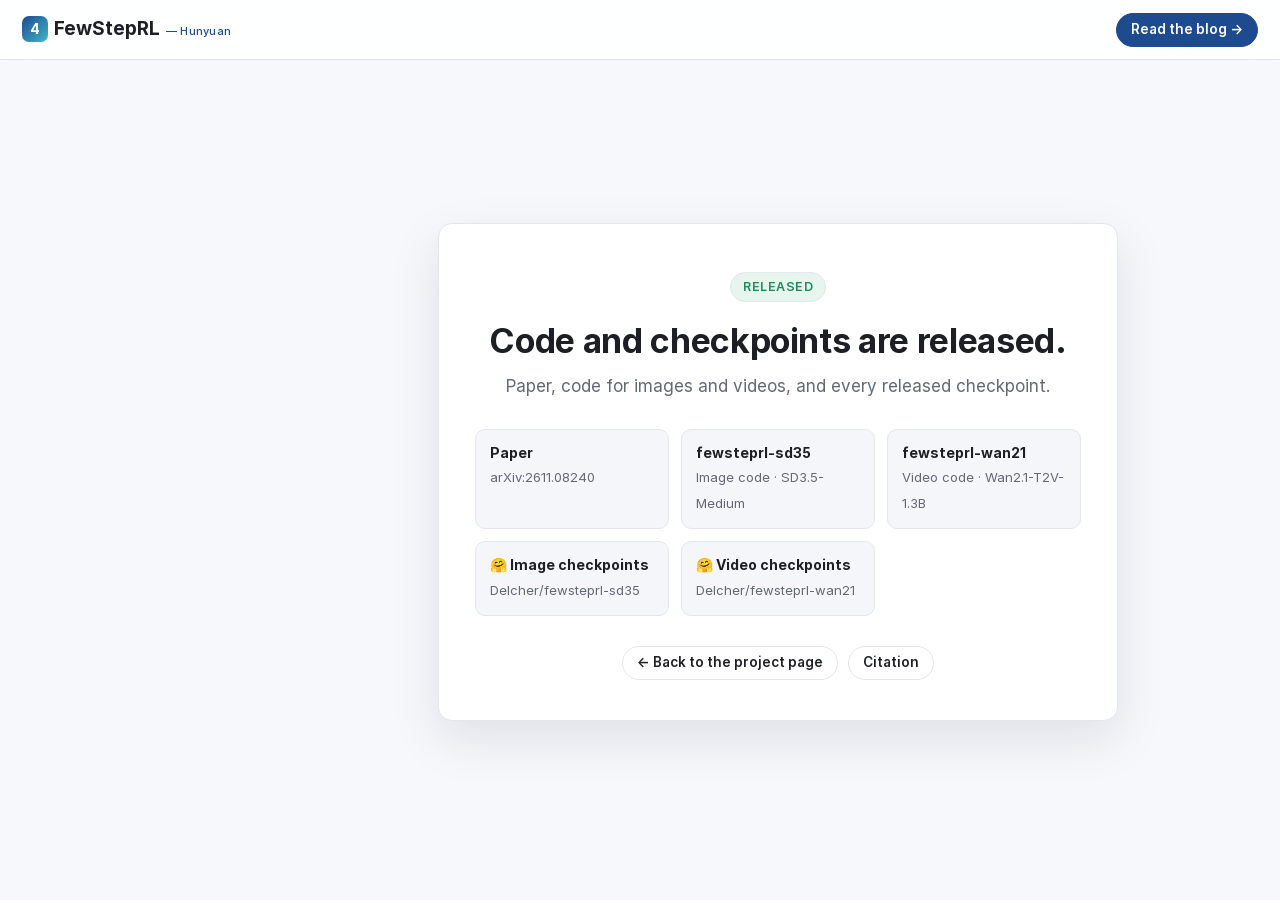
<file: coming-soon.html>
<!doctype html>
<html lang="en">
<head>
<meta charset="utf-8">
<meta name="viewport" content="width=device-width, initial-scale=1">
<meta name="theme-color" content="#0d1424">
<title>FewStepRL — Code and checkpoints</title>
<meta name="description" content="The FewStepRL code (SD3.5-Medium and Wan2.1) and checkpoints are released.">
<link rel="stylesheet" href="css/style.css">
<style>
  .soon { min-height: 100vh; display: grid; place-items: center; padding: calc(var(--top) + 32px) 22px 48px; }
  .soon .panel { max-width: 680px; width: 100%; text-align: center; background: var(--card); border: 1px solid var(--line);
    border-radius: var(--radius); box-shadow: var(--shadow); padding: 48px 36px 40px; }
  .soon .badge { display: inline-block; padding: 4px 12px; border-radius: 999px; background: #e6f5ee; color: var(--ok);
    font-size: 12.5px; font-weight: 600; letter-spacing: .04em; text-transform: uppercase; }
  .soon h1 { font-size: 34px; margin: 18px 0 10px; }
  .soon .lead { color: var(--muted); font-size: 17px; }
  .soon .items { display: grid; grid-template-columns: repeat(auto-fit, minmax(190px, 1fr)); gap: 12px; margin: 28px 0 30px; text-align: left; }
  .soon .item { display: block; border: 1px solid var(--line); border-radius: 10px; padding: 12px 14px; background: var(--soft); color: var(--ink); }
  .soon .item:hover { text-decoration: none; border-color: #c9cfdb; box-shadow: var(--shadow-sm); }
  .soon .item b { display: block; font-size: 14px; }
  .soon .item span { font-size: 13px; color: var(--muted); }
  .soon .actions { display: flex; gap: 10px; justify-content: center; flex-wrap: wrap; }
</style>
</head>
<body>

<header class="topbar">
  <a class="brand" href="./"><span class="logo" aria-hidden="true"></span>FewStepRL <span class="sig">— Hunyuan</span></a>
  <span class="spacer"></span>
  <nav class="links">
    <a class="btn solid" href="./#framework">Read the blog →</a>
  </nav>
</header>

<main class="soon">
  <div class="panel">
    <span class="badge">Released</span>
    <h1>Code and checkpoints are released.</h1>
    <p class="lead">Paper, code for images and videos, and every released checkpoint.</p>
    <div class="items">
      <a class="item" href="https://arxiv.org/abs/2611.08240"><b>Paper</b><span>arXiv:2611.08240</span></a>
      <a class="item" href="https://github.com/EDAPINENUT/fewsteprl-sd35"><b>fewsteprl-sd35</b><span>Image code · SD3.5-Medium</span></a>
      <a class="item" href="https://github.com/EDAPINENUT/fewsteprl-wan21"><b>fewsteprl-wan21</b><span>Video code · Wan2.1-T2V-1.3B</span></a>
      <a class="item" href="https://huggingface.co/Delcher/fewsteprl-sd35"><b>🤗 Image checkpoints</b><span>Delcher/fewsteprl-sd35</span></a>
      <a class="item" href="https://huggingface.co/Delcher/fewsteprl-wan21"><b>🤗 Video checkpoints</b><span>Delcher/fewsteprl-wan21</span></a>
    </div>
    <div class="actions">
      <a class="btn" href="./">← Back to the project page</a>
      <a class="btn" href="./#cite">Citation</a>
    </div>
  </div>
</main>

</body>
</html>
</file>
<file: css/style.css>
/* FewStepRL project page. Static HTML/CSS/JS, no build step. */
@font-face { font-family: Inter; font-weight: 400; font-style: normal; font-display: swap; src: url("../fonts/Inter-Regular.woff2") format("woff2"); }
@font-face { font-family: Inter; font-weight: 400; font-style: italic; font-display: swap; src: url("../fonts/Inter-Italic.woff2") format("woff2"); }
@font-face { font-family: Inter; font-weight: 500; font-display: swap; src: url("../fonts/Inter-Medium.woff2") format("woff2"); }
@font-face { font-family: Inter; font-weight: 600; font-display: swap; src: url("../fonts/Inter-SemiBold.woff2") format("woff2"); }
@font-face { font-family: Inter; font-weight: 700; font-display: swap; src: url("../fonts/Inter-Bold.woff2") format("woff2"); }

:root {
  --ink: #1e1f24;
  --muted: #646873;
  --faint: #9a9ea8;
  --line: #e3e6ec;
  --soft: #f4f6fa;
  --card: #ffffff;
  --page-bg: #f7f8fb;
  --hy: #1e4a8f;            /* Hunyuan blue (paper) */
  --hy-deep: #0f2a57;
  --navy: #0d1424;
  --cyan: #3fb6c8;
  --grp: #2c63d6;           /* group-advantage-based RL */
  --grp-soft: #e8efff;
  --rg: #d66e28;            /* reward-gradient-based RL */
  --rg-soft: #fdf0e6;
  --ref: #6f7480;           /* references (AnyFlow init, SD3.5, Wan2.1) */
  --ok: #1f8a5b;
  --radius: 14px;
  --shadow: 0 18px 50px rgba(14, 24, 54, .10);
  --shadow-sm: 0 4px 16px rgba(14, 24, 54, .07);
  --side: 276px;
  --top: 60px;
  --film-tint: rgba(247, 248, 251, .46);
  --film-vfilter: saturate(.74) contrast(.36) brightness(1.42);   /* = the tint above, as a filter (see .frame video) */
}

* { box-sizing: border-box; }
html { scroll-behavior: smooth; }
body {
  margin: 0; color: var(--ink); background: var(--page-bg);
  font-family: Inter, "PingFang SC", "Helvetica Neue", Arial, sans-serif; font-size: 16px; line-height: 1.62;
  -webkit-font-smoothing: antialiased;
}
a { color: var(--hy); text-decoration: none; }
a:hover { text-decoration: underline; }
img, video { display: block; max-width: 100%; }
code, pre { font-family: "JetBrains Mono", "SFMono-Regular", Menlo, Consolas, monospace; }
h1, h2, h3, h4 { line-height: 1.25; margin: 0; letter-spacing: -.01em; }
p { margin: .6em 0; }
.small { font-size: 13px; }
.muted { color: var(--muted); }
.nowrap { white-space: nowrap; }

/* ---------- top bar ---------- */
.topbar {
  position: fixed; z-index: 50; inset: 0 0 auto 0; height: var(--top);
  display: flex; align-items: center; gap: 18px; padding: 0 22px;
  background: rgba(255, 255, 255, .88); backdrop-filter: blur(16px); -webkit-backdrop-filter: blur(16px);
  border-bottom: 1px solid var(--line);
}
.brand { display: flex; align-items: baseline; gap: 6px; color: var(--ink); font-weight: 700; font-size: 19px; }
.brand:hover { text-decoration: none; }
.brand .sig { font-size: 11px; font-weight: 500; color: var(--hy); letter-spacing: .02em; }
.brand .logo { width: 26px; height: 26px; border-radius: 7px; background: linear-gradient(135deg, var(--hy), var(--cyan)); align-self: center; position: relative; }
.brand .logo::after { content: "4"; position: absolute; inset: 0; display: grid; place-items: center; color: #fff; font-size: 14px; font-weight: 700; }
.topbar .spacer { flex: 1; }
.topbar .links { display: flex; gap: 8px; }
.btn {
  display: inline-flex; align-items: center; gap: 7px; height: 34px; padding: 0 14px; border-radius: 999px;
  border: 1px solid var(--line); background: #fff; color: var(--ink); font-size: 13.5px; font-weight: 600; cursor: pointer;
}
.btn:hover { text-decoration: none; border-color: #c9cfdb; box-shadow: var(--shadow-sm); }
.btn.solid { background: var(--hy); color: #fff; border-color: var(--hy); }
.btn.solid:hover { background: var(--hy-deep); }
.btn .ico { font-size: 12px; opacity: .85; }
.menu-toggle { display: none; }

/* ---------- sidebar TOC ---------- */
.sidebar {
  position: fixed; z-index: 40; top: var(--top); bottom: 0; left: 0; width: var(--side);
  overflow-y: auto; padding: 22px 16px 40px 18px; border-right: 1px solid var(--line); background: #fff;
}
.toc-group { margin-bottom: 18px; }
.toc-title { font-size: 11.5px; letter-spacing: .08em; text-transform: uppercase; color: var(--faint); font-weight: 600; margin: 0 0 6px 8px; }
.toc a {
  display: flex; align-items: center; gap: 9px; padding: 6px 10px; border-radius: 9px; color: #3a3d45; font-size: 14px; line-height: 1.35;
}
.toc a:hover { background: var(--soft); text-decoration: none; }
.toc a.active { background: var(--grp-soft); color: var(--hy-deep); font-weight: 600; }
.toc a .num { flex: none; width: 20px; height: 20px; border-radius: 50%; display: grid; place-items: center; font-size: 11px; font-weight: 700; background: var(--soft); color: var(--muted); }
.toc a.active .num { background: var(--hy); color: #fff; }
.toc a .dot { flex: none; width: 8px; height: 8px; border-radius: 50%; background: var(--grp); margin: 0 6px 0 6px; }
.toc a .dot.rg { background: var(--rg); }
.toc a .dot.ref { background: var(--ref); }
.toc .sub { margin-left: 14px; border-left: 1px dashed var(--line); padding-left: 4px; }
.side-foot { font-size: 12px; color: var(--faint); margin: 24px 10px 0; line-height: 1.5; }

/* ---------- main / pages ---------- */
main { margin-left: var(--side); padding-top: var(--top); min-height: 100vh; }
.page { display: none; padding: 40px 56px 64px; max-width: 1180px; margin: 0 auto; animation: pageIn .38s ease both; }
.page.active { display: block; }
.page.wide { max-width: none; padding: 0; }
@keyframes pageIn { from { opacity: 0; transform: translateY(10px); } to { opacity: 1; transform: none; } }
.kicker { font-size: 12.5px; font-weight: 700; letter-spacing: .09em; text-transform: uppercase; color: var(--hy); margin-bottom: 10px; }
.kicker.rg { color: var(--rg); }
.page h1 { font-size: 38px; font-weight: 700; margin-bottom: 12px; }
.page h2 { font-size: 23px; font-weight: 700; margin: 42px 0 12px; }
.page h3 { font-size: 17px; font-weight: 700; margin: 26px 0 8px; }
.lead { font-size: 18px; color: #3d4150; max-width: 880px; }
.prose { max-width: 880px; }
.prose li { margin: 4px 0; }
.src { display: inline-block; font-size: 11px; font-weight: 600; color: var(--hy); background: var(--grp-soft); border-radius: 6px; padding: 0 6px; margin-left: 4px; line-height: 18px; vertical-align: 1px; white-space: nowrap; }
.src.rg { color: var(--rg); background: var(--rg-soft); }
.note { font-size: 13px; color: var(--muted); }
.card { background: var(--card); border: 1px solid var(--line); border-radius: var(--radius); padding: 20px 22px; box-shadow: var(--shadow-sm); }
.callout { border-left: 4px solid var(--hy); background: #fff; border-radius: 0 12px 12px 0; padding: 14px 18px; margin: 18px 0; box-shadow: var(--shadow-sm); }
.callout.rg { border-color: var(--rg); }
.callout.warn { border-color: #c79a1a; }
.grid2 { display: grid; grid-template-columns: minmax(0, 1fr) minmax(0, 1fr); gap: 18px; }
.grid3 { display: grid; grid-template-columns: repeat(3, 1fr); gap: 16px; }
.grid4 { display: grid; grid-template-columns: repeat(4, 1fr); gap: 14px; }
.eq { overflow-x: auto; padding: 4px 0; }
.eqbox { background: #fff; border: 1px solid var(--line); border-radius: 12px; padding: 12px 18px; margin: 14px 0; overflow-x: auto; }
.eqbox .label { font-size: 11.5px; color: var(--faint); text-transform: uppercase; letter-spacing: .07em; font-weight: 600; }
.badges { display: flex; flex-wrap: wrap; gap: 8px; margin: 6px 0 18px; }
.badge { font-size: 12px; font-weight: 600; padding: 3px 10px; border-radius: 999px; background: var(--soft); color: #464a55; border: 1px solid var(--line); }
.badge.grp { background: var(--grp-soft); color: var(--grp); border-color: #cddcff; }
.badge.rg { background: var(--rg-soft); color: var(--rg); border-color: #f5d6bf; }
.pager { display: flex; justify-content: space-between; gap: 16px; margin-top: 56px; padding-top: 22px; border-top: 1px solid var(--line); }
.pager a { flex: 1; display: block; padding: 14px 18px; border: 1px solid var(--line); border-radius: 12px; background: #fff; color: var(--ink); }
.pager a:hover { text-decoration: none; box-shadow: var(--shadow-sm); border-color: #cfd5e0; }
.pager a small { display: block; color: var(--faint); font-size: 12px; }
.pager a.next { text-align: right; }
.pager a b { font-weight: 600; }

/* ---------- home / hero ---------- */
.hero {
  position: relative; overflow: hidden; color: #fff; padding: 64px 56px 34px;
  background: radial-gradient(1200px 500px at 10% -10%, rgba(63, 182, 200, .28), transparent 60%),
              radial-gradient(900px 500px at 100% 0%, rgba(44, 99, 214, .35), transparent 60%),
              linear-gradient(180deg, #0b1220 0%, #0f1b33 100%);
  --film-tint: rgba(13, 22, 40, .44);
  --film-vfilter: saturate(.78) contrast(.86) brightness(.62);
}
.hero h1 { font-size: 64px; font-weight: 800; letter-spacing: -.025em; line-height: 1.02; }
.hero h1 .accent { background: linear-gradient(90deg, #8fd8ff, #ffffff 60%); -webkit-background-clip: text; background-clip: text; color: transparent; }
.hero h1 .sig { font-size: 18px; font-weight: 500; letter-spacing: .02em; color: #9fc3ff; margin-left: 10px; vertical-align: 6px; }
.hero .subtitle { font-size: 22px; font-weight: 500; color: #dce6f7; margin: 14px 0 8px; }
.hero .authors { font-size: 15px; color: #b8c5dc; max-width: 900px; }
.hero .authors sup, .hero .affils sup { font-size: 10px; }
.hero .affils { margin: 2px 0 0; font-size: 13.5px; color: #8d9bb5; max-width: 900px; }
.hero .affils a { color: #b8c5dc; }
.hero .tagline { margin: 14px 0 0; font-size: 16px; color: #e8eefb; max-width: 1120px; text-wrap: balance; }
.hero .cta { display: flex; flex-wrap: wrap; gap: 10px; margin: 22px 0 30px; }
.hero .btn { background: rgba(255, 255, 255, .08); color: #fff; border-color: rgba(255, 255, 255, .22); }
.hero .btn:hover { background: rgba(255, 255, 255, .16); }
.hero .btn.solid { background: #fff; color: var(--hy-deep); border-color: #fff; }
.hero .film-caption { font-size: 12.5px; color: #9fb0cc; margin: 10px 2px 0; }
.home-body { padding: 36px 56px 64px; max-width: 1240px; }
.stats { display: grid; grid-template-columns: repeat(5, 1fr); gap: 14px; margin: 6px 0 8px; }
.stat { background: #fff; border: 1px solid var(--line); border-radius: 14px; padding: 16px 18px; }
.stat b { display: block; font-size: 30px; line-height: 1.1; color: var(--hy-deep); }
.stat span { font-size: 13px; color: var(--muted); }
.phase-cards { display: grid; grid-template-columns: repeat(3, 1fr); gap: 16px; margin-top: 14px; }
.phase-card { position: relative; display: block; color: var(--ink); background: #fff; border: 1px solid var(--line); border-radius: 16px; padding: 20px 20px 18px; transition: transform .2s, box-shadow .2s; }
.phase-card:hover { transform: translateY(-3px); box-shadow: var(--shadow); text-decoration: none; }
.phase-card .n { width: 32px; height: 32px; border-radius: 10px; display: grid; place-items: center; font-weight: 800; color: #fff; background: linear-gradient(135deg, var(--hy), var(--cyan)); margin-bottom: 12px; }
.phase-card h3 { margin: 0 0 6px; font-size: 17px; }
.phase-card p { font-size: 14px; color: #4a4e5a; margin: 0; }
.phase-card .go { position: absolute; right: 18px; top: 20px; color: var(--faint); }
.finding { display: flex; gap: 14px; align-items: flex-start; }
.finding .ix { flex: none; width: 34px; height: 34px; border-radius: 50%; display: grid; place-items: center; font-weight: 700; background: var(--grp-soft); color: var(--hy); }
.finding.rg .ix { background: var(--rg-soft); color: var(--rg); }

/* ---------- film strip gallery ---------- */
.filmstrip {
  position: relative; overflow: hidden; background: #111318; border-radius: 6px; margin: 14px 0;
  --h: 168px; --hole: 10px; --dur: 80s;
  box-shadow: 0 10px 30px rgba(0, 0, 0, .25);
}
.filmstrip .track {
  display: flex; width: max-content; gap: 10px; padding: 22px 0; position: relative;
  animation: filmScroll var(--dur) linear infinite;
}
.filmstrip.reverse .track { animation-direction: reverse; }
.filmstrip .track::before, .filmstrip .track::after {
  content: ""; position: absolute; left: 0; right: 0; height: 12px; pointer-events: none;
  background-image: url("data:image/svg+xml,%3Csvg xmlns='http://www.w3.org/2000/svg' width='26' height='12'%3E%3Crect x='7' y='2' width='12' height='8' rx='2' fill='%23e9ecf2' fill-opacity='.82'/%3E%3C/svg%3E");
  background-repeat: repeat-x;
}
.filmstrip .track::before { top: 5px; }
.filmstrip .track::after { bottom: 5px; }
.filmstrip .frame {
  position: relative; flex: none; height: var(--h); border-radius: 3px; overflow: hidden; cursor: zoom-in; background: #000;
  transition: transform .35s ease;
}
.filmstrip .frame.sq { width: var(--h); }
.filmstrip .frame.wide { width: calc(var(--h) * 1.7333); }
.filmstrip .frame img, .filmstrip .frame video { width: 100%; height: 100%; object-fit: cover; filter: saturate(.72) brightness(.96); transition: filter .45s ease; }
.filmstrip .frame::after { content: ""; position: absolute; inset: 0; background: var(--film-tint); transition: opacity .45s ease; pointer-events: none; }
/* a playing video is often composited on its own GPU layer and drawn above the overlay, so videos carry the tint in
   their own filter (fitted to match the overlay to ~1/255) instead */
.filmstrip .frame video { filter: var(--film-vfilter); }
.filmstrip .frame.wide::after { display: none; }
.filmstrip .frame .cap {
  position: absolute; left: 0; right: 0; bottom: 0; padding: 22px 9px 7px; font-size: 11px; line-height: 1.3; color: #fff;
  background: linear-gradient(0deg, rgba(0, 0, 0, .72), transparent); opacity: 0; transform: translateY(6px); transition: .3s ease; z-index: 2;
}
.filmstrip .frame .cap b { display: block; font-size: 11.5px; }
.filmstrip:hover .track { animation-play-state: paused; }
.filmstrip:hover .frame img, .filmstrip:hover .frame video { filter: none; }
.filmstrip:hover .frame::after { opacity: 0; }
.filmstrip .frame:hover { transform: scale(1.045); z-index: 3; }
.filmstrip .frame:hover .cap { opacity: 1; transform: none; }
.filmstrip .kind { position: absolute; top: 6px; left: 7px; z-index: 2; font-size: 10px; font-weight: 700; letter-spacing: .06em; padding: 1px 6px; border-radius: 4px; background: rgba(0, 0, 0, .45); color: #fff; }
@keyframes filmScroll { from { transform: translateX(0); } to { transform: translateX(-50%); } }
.film-legend { display: flex; flex-wrap: wrap; gap: 14px; font-size: 13px; color: var(--muted); margin: 6px 0 0; }
.film-legend span::before { content: "●"; margin-right: 5px; color: var(--hy); }
@media (prefers-reduced-motion: reduce) {
  .filmstrip { overflow-x: auto; }
  .filmstrip .track { animation: none; }
  .page { animation: none; }
}

/* ---------- lightbox ---------- */
.lightbox { position: fixed; inset: 0; z-index: 100; display: none; place-items: center; background: rgba(6, 10, 20, .86); padding: 30px; }
.lightbox.open { display: grid; }
.lightbox .box { max-width: min(1100px, 94vw); max-height: 92vh; display: grid; grid-template-columns: auto 320px; gap: 22px; align-items: start; background: #0f1524; border-radius: 16px; padding: 18px; color: #e8edf7; }
.lightbox .media img, .lightbox .media video { max-height: 80vh; max-width: min(720px, 60vw); border-radius: 8px; }
.lightbox .meta h4 { font-size: 15px; margin-bottom: 6px; }
.lightbox .meta p { font-size: 13.5px; color: #c4cee0; }
.lightbox .meta pre { white-space: pre-wrap; word-break: break-all; font-size: 11.5px; background: #182036; padding: 10px; border-radius: 8px; color: #cfe3ff; }
.lightbox .close { position: absolute; top: 18px; right: 24px; font-size: 30px; color: #fff; background: none; border: 0; cursor: pointer; }

/* ---------- tables ---------- */
.table-wrap { overflow-x: auto; background: #fff; border: 1px solid var(--line); border-radius: 12px; margin: 14px 0; }
table.data { border-collapse: collapse; width: 100%; font-size: 13.5px; font-variant-numeric: tabular-nums; }
table.data th, table.data td { padding: 8px 11px; text-align: right; border-bottom: 1px solid #eef0f4; white-space: nowrap; }
table.data th:first-child, table.data td:first-child { text-align: left; }
table.data thead th { background: #fafbfd; font-weight: 600; color: #474b56; position: sticky; top: 0; cursor: pointer; user-select: none; }
table.data thead th.nosort { cursor: default; }
table.data thead th .arrow { font-size: 10px; color: var(--faint); margin-left: 3px; }
table.data thead tr.groups th { font-size: 11.5px; color: var(--faint); text-transform: uppercase; letter-spacing: .06em; cursor: default; text-align: center; border-bottom: 0; }
table.data tbody tr:hover { background: #f8faff; }
table.data td.best { font-weight: 700; color: var(--hy-deep); }
table.data tr.ref td { color: var(--muted); font-style: italic; }
table.data tr.rg td:first-child { color: var(--rg); font-weight: 600; }
table.data tr.grp td:first-child { color: var(--grp); font-weight: 600; }
table.data td.na { color: var(--faint); text-align: center; }
table.data a { color: inherit; }
table.comps td, table.comps th { text-align: center; }
table.comps th.m { cursor: pointer; }
table.comps th.m:hover, table.comps td.hl { background: #f0f5ff; }
table.comps th.m.rgc { color: var(--rg); }
table.comps th.m.grpc { color: var(--grp); }

/* ---------- charts ---------- */
.chart-card { background: #fff; border: 1px solid var(--line); border-radius: 14px; padding: 16px 18px 12px; margin: 14px 0; }
.chart-head { display: flex; flex-wrap: wrap; gap: 8px; align-items: center; justify-content: space-between; margin-bottom: 6px; }
.chart-head h4 { font-size: 15px; }
.seg { display: inline-flex; flex-wrap: wrap; gap: 4px; background: var(--soft); border-radius: 10px; padding: 3px; }
.seg button { border: 0; background: transparent; padding: 5px 10px; border-radius: 8px; font-size: 12.5px; font-weight: 600; color: #4f5462; cursor: pointer; }
.seg button.on { background: #fff; color: var(--hy-deep); box-shadow: 0 1px 4px rgba(0, 0, 0, .08); }
.legend { display: flex; flex-wrap: wrap; gap: 6px 14px; font-size: 12.5px; margin-top: 6px; }
.legend .it { display: inline-flex; align-items: center; gap: 6px; cursor: pointer; user-select: none; }
.legend .it.off { opacity: .35; }
.legend .sw { width: 18px; height: 3px; border-radius: 2px; }
.legend .sw.dash { background: repeating-linear-gradient(90deg, currentColor 0 4px, transparent 4px 7px) !important; }
svg.chart { width: 100%; height: auto; overflow: visible; font-family: Inter, sans-serif; }
svg.chart .axis line, svg.chart .axis path { stroke: #c9ced8; }
svg.chart .grid line { stroke: #eef0f4; }
svg.chart text { fill: #6a6f7b; font-size: 11px; }
svg.chart .ttl { fill: #3c404b; font-size: 12px; font-weight: 600; }
.tip { position: fixed; z-index: 90; pointer-events: none; background: rgba(16, 22, 38, .94); color: #fff; font-size: 12px; line-height: 1.45; padding: 8px 10px; border-radius: 8px; box-shadow: var(--shadow); display: none; max-width: 300px; }
.tip b { font-weight: 600; }
.tip .row { display: flex; align-items: center; gap: 6px; }
.tip .sw { width: 9px; height: 9px; border-radius: 50%; display: inline-block; }

/* ---------- interactive figures ---------- */
.fig { background: #fff; border: 1px solid var(--line); border-radius: 16px; padding: 16px; margin: 16px 0; box-shadow: var(--shadow-sm); }
.fig-grid { display: grid; grid-template-columns: minmax(0, 1.25fr) minmax(0, 1fr); gap: 20px; align-items: start; }
.fig svg { width: 100%; height: auto; display: block; touch-action: none; }
.fig .controls { display: grid; gap: 10px; font-size: 13.5px; }
.fig .controls label { display: grid; grid-template-columns: 90px 1fr 54px; align-items: center; gap: 10px; }
.fig .controls input[type=range] { width: 100%; accent-color: var(--hy); }
.fig .controls .val { font-variant-numeric: tabular-nums; text-align: right; font-weight: 600; color: var(--hy-deep); }
.fig svg.domain { max-width: 250px; margin: 4px auto; }
.fig .readout { background: var(--soft); border-radius: 10px; padding: 10px 12px; font-size: 13px; }
.fig .caption { font-size: 12.5px; color: var(--muted); margin-top: 8px; }
.fig .schematic { font-size: 11px; font-weight: 700; color: var(--faint); letter-spacing: .08em; text-transform: uppercase; }
.anchor-cards { display: grid; grid-template-columns: repeat(4, 1fr); gap: 10px; margin: 12px 0; }
.anchor-card { background: #fff; border: 1px solid var(--line); border-radius: 12px; padding: 10px 12px; min-height: 86px; }
.anchor-card .k { font-size: 12px; color: var(--muted); font-weight: 600; }
.anchor-card .v { margin-top: 6px; font-size: 14px; overflow-x: auto; }
.anchor-card.off { background: #fafbfc; }
.anchor-card.off .v { color: var(--faint); }

/* ---------- method pages ---------- */
.method-head { display: flex; gap: 22px; align-items: flex-start; justify-content: space-between; }
.method-head .orig { font-size: 14px; color: var(--muted); }
.step-block { display: grid; grid-template-columns: 44px 1fr; gap: 16px; margin: 22px 0; }
.step-block .si { width: 44px; height: 44px; border-radius: 12px; display: grid; place-items: center; font-weight: 800; color: #fff; background: linear-gradient(135deg, var(--hy), var(--cyan)); }
.step-block.rg .si { background: linear-gradient(135deg, #c45a1a, #f0a35b); }
.step-block h3 { margin: 4px 0 6px; }
.code { background: #0f1524; color: #d6e2ff; border-radius: 12px; padding: 14px 16px; font-size: 12.5px; line-height: 1.55; overflow-x: auto; margin: 12px 0; }
.code .c { color: #7f93b8; }
.code .k { color: #ff9ecf; }
.code .f { color: #8fd8ff; }
.result-cards { display: grid; grid-template-columns: repeat(3, 1fr); gap: 12px; margin: 12px 0; }
.result-card { background: #fff; border: 1px solid var(--line); border-radius: 12px; padding: 14px 16px; }
.result-card h4 { font-size: 13px; color: var(--muted); font-weight: 600; margin-bottom: 8px; text-transform: uppercase; letter-spacing: .05em; }
.result-card .kv { display: flex; justify-content: space-between; font-size: 14px; padding: 3px 0; border-bottom: 1px dashed #edf0f5; font-variant-numeric: tabular-nums; }
.result-card .kv:last-child { border-bottom: 0; }
.result-card .kv b { font-weight: 700; }
.result-card .kv .d { font-size: 12px; margin-left: 6px; }
.up { color: var(--ok); }
.down { color: #c0392b; }
.samples { display: grid; grid-template-columns: repeat(5, 1fr); gap: 10px; }
.sample { position: relative; }
.sample img { width: 100%; aspect-ratio: 1; object-fit: cover; border-radius: 10px; cursor: zoom-in; }
.sample .lab { font-size: 11.5px; color: var(--muted); margin-top: 4px; line-height: 1.35; }
.toggle-row { display: flex; align-items: center; gap: 10px; margin: 8px 0; font-size: 13px; }
.family-map { display: grid; grid-template-columns: 160px repeat(5, 1fr); gap: 8px; align-items: stretch; }
.family-map .hd { font-size: 12px; font-weight: 700; color: var(--faint); text-transform: uppercase; letter-spacing: .06em; display: grid; place-items: center; text-align: center; }
.family-map .row-h { font-size: 13px; font-weight: 700; display: grid; align-items: center; padding: 8px 10px; border-radius: 10px; background: var(--soft); }
.family-map a.cell { display: grid; place-items: center; text-align: center; padding: 14px 8px; border-radius: 12px; border: 1px solid var(--line); background: #fff; color: var(--ink); font-weight: 600; font-size: 14px; transition: .2s; }
.family-map a.cell small { display: block; font-weight: 500; color: var(--muted); font-size: 11.5px; }
.family-map a.cell.grp { border-color: #cddcff; }
.family-map a.cell.rg { border-color: #f5d6bf; }
.family-map a.cell:hover { text-decoration: none; transform: translateY(-2px); box-shadow: var(--shadow-sm); }
.family-map .empty { border: 1px dashed var(--line); border-radius: 12px; display: grid; place-items: center; color: var(--faint); font-size: 12px; }

/* ---------- video ---------- */
.vgrid { display: grid; grid-template-columns: repeat(4, 1fr); gap: 8px; }
.vcell { position: relative; }
.vcell video { width: 100%; border-radius: 8px; background: #000; aspect-ratio: 832 / 480; object-fit: cover; }
.vcell .lab { position: absolute; left: 8px; top: 6px; font-size: 11.5px; font-weight: 700; color: #fff; background: rgba(0, 0, 0, .45); padding: 1px 7px; border-radius: 5px; }
.vcell .lab.rg { background: rgba(214, 110, 40, .85); }
.vcell .lab.ref { background: rgba(80, 84, 94, .8); }
.vctl { display: flex; align-items: center; gap: 12px; margin: 10px 0; font-size: 13px; }
.vctl input[type=range] { flex: 1; accent-color: var(--hy); }
.vctl button { border: 1px solid var(--line); background: #fff; border-radius: 8px; padding: 4px 12px; font-weight: 600; cursor: pointer; }

/* ---------- before/after ---------- */
.ba { position: relative; width: 100%; max-width: 520px; aspect-ratio: 1; border-radius: 12px; overflow: hidden; user-select: none; cursor: ew-resize; background: #000; }
.ba img { position: absolute; inset: 0; width: 100%; height: 100%; object-fit: cover; }
.ba .after { clip-path: inset(0 0 0 var(--cut, 50%)); }
.ba .bar { position: absolute; top: 0; bottom: 0; left: var(--cut, 50%); width: 2px; background: #fff; box-shadow: 0 0 8px rgba(0, 0, 0, .4); }
.ba .bar::after { content: "⟷"; position: absolute; top: 50%; left: 50%; transform: translate(-50%, -50%); width: 34px; height: 34px; border-radius: 50%; background: #fff; color: var(--hy); display: grid; place-items: center; font-weight: 700; }
.ba .tag { position: absolute; top: 10px; font-size: 12px; font-weight: 700; color: #fff; background: rgba(0, 0, 0, .5); padding: 2px 8px; border-radius: 6px; }
.ba .tag.l { left: 10px; } .ba .tag.r { right: 10px; }
.chips { display: flex; flex-wrap: wrap; gap: 6px; margin: 8px 0; }
.chip { border: 1px solid var(--line); background: #fff; border-radius: 999px; padding: 4px 11px; font-size: 12.5px; font-weight: 600; cursor: pointer; color: #4b4f5b; }
.chip.on { background: var(--hy); color: #fff; border-color: var(--hy); }

/* ---------- decision tree ---------- */
.tree { display: grid; gap: 12px; max-width: 880px; }
.q { background: #fff; border: 1px solid var(--line); border-radius: 14px; padding: 16px 18px; }
.q .qt { font-weight: 700; margin-bottom: 10px; }
.q .opts { display: flex; gap: 8px; flex-wrap: wrap; }
.q .opts button { border: 1px solid var(--line); background: var(--soft); padding: 7px 14px; border-radius: 10px; font-weight: 600; cursor: pointer; }
.q .opts button.on { background: var(--hy); color: #fff; border-color: var(--hy); }
.ans { border-radius: 14px; padding: 16px 18px; background: linear-gradient(135deg, #eef4ff, #fff); border: 1px solid #cddcff; }
.ans.rg { background: linear-gradient(135deg, #fff3ea, #fff); border-color: #f5d6bf; }

/* ---------- citation ---------- */
pre.bib { background: #0f1524; color: #d6e2ff; padding: 16px 18px; border-radius: 12px; font-size: 13px; overflow-x: auto; }
.repo-cards { display: grid; grid-template-columns: minmax(0, 1fr) minmax(0, 1fr); gap: 16px; }

/* ---------- responsive ---------- */
@media (max-width: 1100px) {
  .grid4, .stats { grid-template-columns: repeat(2, 1fr); }
  .fig-grid, .grid2, .repo-cards { grid-template-columns: 1fr; }
  .result-cards, .phase-cards, .grid3 { grid-template-columns: 1fr; }
  .anchor-cards { grid-template-columns: repeat(2, 1fr); }
  .samples { grid-template-columns: repeat(3, 1fr); }
}
@media (max-width: 860px) {
  :root { --side: 0px; }
  .sidebar { transform: translateX(-100%); width: 280px; transition: transform .25s; box-shadow: var(--shadow); }
  body.menu-open .sidebar { transform: none; }
  .menu-toggle { display: inline-flex; }
  .topbar .links .btn:not(.solid) { display: none; }
  .page, .home-body { padding: 28px 18px 48px; }
  .hero { padding: 44px 18px 26px; }
  .hero h1 { font-size: 44px; }
  .vgrid { grid-template-columns: repeat(2, 1fr); }
  .lightbox .box { grid-template-columns: 1fr; }
  .family-map { grid-template-columns: 110px repeat(5, minmax(90px, 1fr)); overflow-x: auto; }
}

/* long display equations scroll inside their box instead of widening the page */
.katex-display { overflow-x: auto; overflow-y: hidden; padding: 2px 0; }
.card, .eqbox, .fig, .step-block > div, .result-card { min-width: 0; }
.step-block { grid-template-columns: 44px minmax(0, 1fr); }
.fig { overflow: hidden; }
@media (max-width: 860px) { .step-block { grid-template-columns: 1fr; } .step-block .si { width: 34px; height: 34px; } }
.eqbox, .katex-display, .card, .anchor-card .v, .table-wrap { position: relative; }  /* contain KaTeX's hidden MathML */
@media (max-width: 860px) { .topbar .links { display: none; } }

/* ---------- overview: centred layout ---------- */
.hero { text-align: center; }
.hero .authors, .hero .affils, .hero .tagline { margin-left: auto; margin-right: auto; }
.hero .cta { justify-content: center; }
.hero h1 .sig { display: inline-block; }
.home-body { margin: 0 auto; max-width: 1180px; }
.home-intro { max-width: 860px; margin: 0 auto; text-align: center; }
.home-intro p { text-align: left; }
h2.center, p.center { text-align: center; }
p.center.note { max-width: 860px; margin-left: auto; margin-right: auto; }
p.center.note.xp-intro { max-width: 1000px; text-wrap: balance; }

/* ---------- explainer video ---------- */
.explainer { max-width: 1180px; margin: 14px auto 0; }
.xp-stage { position: relative; width: 100%; aspect-ratio: 16 / 9; border-radius: 16px; overflow: hidden; border: 1px solid var(--line); background: #fcfcfd; box-shadow: var(--shadow); cursor: pointer; --s: 1; }
.xp-stage canvas { position: absolute; inset: 0; width: 100%; height: 100%; }
.xp-over { position: absolute; inset: 0; pointer-events: none; font-size: calc(var(--s) * 19px); color: #262626; }
.xp-o { position: absolute; line-height: 1.4; will-change: opacity; }
.xp-o h4 { font-size: 1.32em; margin: 0 0 .35em; color: #1e1f24; }
.xp-o p { margin: .2em 0 .3em; }
.xp-o .katex-display { margin: .35em 0; overflow: visible; }
.xp-o .katex { font-size: 1.08em; }
.xp-small { font-size: .9em; color: #555; }
.xp-lab { white-space: nowrap; font-size: .95em; font-weight: 500; background: rgba(252, 252, 253, .78); border-radius: 4px; padding: 0 3px; }
.xp-box { border: 1px solid #c9ccd3; border-radius: 10px; padding: .4em .8em; background: #fff; }
.xp-box .katex-display { margin: .2em 0 .5em; }
.xp-capbox { text-align: center; }
.xp-cap { display: inline-block; font-size: 1.02em; color: #2c3240; background: rgba(255, 255, 255, .92); border: 1px solid #e6e8ee; border-radius: 999px; padding: .25em 1em; }
.xp-chips { display: flex; gap: .5em; }
.xp-chips span { font-size: .82em; font-weight: 700; padding: .25em .8em; border-radius: 999px; background: #eef0f5; color: #8a8f9a; transition: .3s; }
.xp-chips span.on { background: #1e4a8f; color: #fff; }
.xp-end { text-align: center; font-size: 1.05em; }
.xp-end-row { display: grid; grid-template-columns: repeat(3, 1fr); gap: 1em; margin-bottom: 1.4em; }
.xp-end-row > div { background: #fff; border: 1px solid #e3e6ec; border-radius: 14px; padding: 1em; box-shadow: 0 6px 20px rgba(14, 24, 54, .06); }
.xp-end-row b { display: block; font-size: 1.15em; color: #1e4a8f; margin-bottom: .4em; }
.xp-end-row span { color: #3c404b; }
.xp-brand { font-size: 2.4em; font-weight: 800; color: #1e4a8f; letter-spacing: -.01em; margin-bottom: .55em; }
.xp-brand span { font-size: .32em; font-weight: 500; margin-left: .5em; letter-spacing: .02em; }
.xp-map { display: grid; grid-template-columns: auto 1fr; gap: .25em 1em; align-items: baseline; text-align: left; max-width: 900px; margin: 0 auto 1.2em; }
.xp-map span { color: #8a8f9a; font-size: .85em; text-align: right; }
.xp-map p { margin: 0; font-size: .94em; }
.xp-anch { display: grid; grid-template-columns: auto auto auto; gap: .2em .7em; align-items: baseline; font-size: .9em; color: #3c404b; }
.xp-anch .xp-anch-h { grid-column: 1 / -1; color: #262626; }
.xp-anch .katex { font-size: 1.06em; }
.xp-ctl { display: flex; align-items: center; gap: 12px; margin-top: 10px; }
.xp-play { width: 38px; height: 38px; border-radius: 50%; border: 0; background: var(--hy); color: #fff; font-size: 14px; cursor: pointer; }
.xp-bar { position: relative; flex: 1; height: 8px; background: #e6e9f0; border-radius: 999px; cursor: pointer; }
.xp-fill { position: absolute; left: 0; top: 0; bottom: 0; background: linear-gradient(90deg, #f39a3c, #4c6ee0); border-radius: 999px; }
.xp-mark { position: absolute; top: -22px; transform: translateX(-50%); font-size: 12px; font-weight: 700; color: var(--hy); cursor: pointer; padding: 0 4px; }
.xp-mark::after { content: ""; position: absolute; left: 50%; top: 18px; width: 2px; height: 12px; background: #fff; }
.xp-cta { position: absolute; right: 1.4%; top: 2%; z-index: 3; border: 0; border-radius: 999px; background: var(--hy); color: #fff; font: 600 max(12px, calc(var(--s) * 16px)) Inter, sans-serif; padding: .4em 1em; cursor: pointer; box-shadow: 0 6px 18px rgba(30, 74, 143, .28); display: inline-flex; align-items: center; gap: .45em; }
.xp-cta svg { width: 1.15em; height: 1.15em; }
.xp-cta:hover { filter: brightness(1.1); }
.explainer.xp-sound .xp-cta { display: none; }
.xp-snd { width: 34px; height: 34px; border-radius: 8px; border: 1px solid var(--line); background: #fff; color: var(--hy); cursor: pointer; display: grid; place-items: center; }
.explainer.xp-sound .xp-snd { background: #eaf0fb; border-color: #b9cbeb; }
.xp-fs { width: 34px; height: 34px; border-radius: 8px; border: 1px solid var(--line); background: #fff; color: var(--hy); cursor: pointer; display: grid; place-items: center; }
.explainer:fullscreen { background: #fcfcfd; display: flex; flex-direction: column; justify-content: center; align-items: center; padding: 2vh 2vw; }
.explainer:fullscreen .xp-stage, .explainer:fullscreen .xp-ctl { width: min(96vw, calc((96vh - 60px) * 16 / 9)); }
.explainer:fullscreen .xp-stage { border-radius: 8px; box-shadow: none; }
.xp-time { font-size: 12.5px; color: var(--muted); font-variant-numeric: tabular-nums; min-width: 78px; }

/* ---------- route cards ---------- */
/* phase table on the home page: rows ①②③ aligned across the four objectives (CSS subgrid) */
.rt { display: grid; grid-template-columns: 150px repeat(4, minmax(0, 1fr)); grid-template-rows: repeat(4, auto); column-gap: 12px; margin-top: 14px; }
.rt-lab { grid-column: 1; display: flex; flex-direction: column; justify-content: center; padding: 12px 10px 12px 0; color: var(--ink); border-top: 1px dashed var(--line); }
.rt-lab.h { grid-row: 1; border-top: 0; }
.rt-lab.r1 { grid-row: 2; } .rt-lab.r2 { grid-row: 3; } .rt-lab.r3 { grid-row: 4; }
.rt-lab:hover { text-decoration: none; }
.rt-lab:hover b { color: var(--hy); }
.rt-lab b { display: flex; align-items: center; gap: 8px; font-size: 14.5px; }
.rt-lab b em { font-style: normal; }
.rt-lab b i { font-style: normal; width: 22px; height: 22px; border-radius: 7px; display: grid; place-items: center; font-size: 12px; font-weight: 800; color: #fff; background: linear-gradient(135deg, var(--hy), var(--cyan)); flex: none; }
.rt-lab span { font-size: 12px; color: var(--muted); margin: 2px 0 0 30px; }
.rt-col { grid-row: 1 / span 4; display: grid; grid-template-rows: subgrid; background: #fff; border: 1px solid #d6e1fb; border-radius: 14px; box-shadow: var(--shadow-sm); overflow: hidden; }
.rt-col.rg { border-color: #f3d7c3; }
.rt-head { padding: 12px 14px 10px; background: linear-gradient(180deg, #f3f6ff, #fff); }
.rt-col.rg .rt-head { background: linear-gradient(180deg, #fff5ee, #fff); }
.rt-head > div { display: flex; align-items: center; justify-content: space-between; gap: 8px; font-size: 16px; white-space: nowrap; }
.rt-head small { display: block; font-size: 12px; color: var(--muted); margin-top: 2px; }
.rt-c { padding: 10px 14px; border-top: 1px dashed var(--line); font-size: 13.2px; line-height: 1.45; }
.rt-c .katex { font-size: 1.02em; }
.kv { display: grid; grid-template-columns: auto minmax(0, 1fr); column-gap: 10px; row-gap: 4px; align-items: baseline; }
.kv .k { color: var(--muted); font-size: 11.5px; letter-spacing: .02em; white-space: nowrap; }
.r2 .kv { grid-template-columns: 38px minmax(0, 1fr); }
.r2 .kv .k { color: #7a58bb; font-size: 14px; }
.rt-c.r3 { display: flex; flex-direction: column; gap: 8px; }
.tr .nm { display: flex; align-items: center; gap: 7px; }
.tr a { font-weight: 700; font-size: 13.5px; }
.tr code { font-size: 10.5px; line-height: 1.5; padding: 0 5px; border-radius: 4px; background: #eef2fb; color: #3b5aa8; }
.rt-col.rg .tr code { background: #fbefe6; color: #b0602a; }
.tr > span { display: block; color: #3c404b; font-size: 12.8px; margin-top: 1px; }
@media (max-width: 1360px) {   /* sidebar layouts: keep only the phase numbers in the label column */
  .rt { grid-template-columns: 30px repeat(4, minmax(0, 1fr)); column-gap: 10px; }
  .rt-lab { padding: 12px 0; align-items: flex-start; }
  .rt-lab b em, .rt-lab span { display: none; }
  .rt-c { padding: 10px 12px; }
  .rt-head { padding: 12px 12px 10px; }
}
@media (max-width: 1100px) {
  .rt { grid-template-columns: repeat(2, minmax(0, 1fr)); grid-template-rows: none; row-gap: 14px; }
  .rt-lab { display: none; }
  .rt-col { grid-row: auto; grid-template-rows: auto; display: flex; flex-direction: column; }
  .rt-c::before { content: attr(data-lab); display: block; font-size: 11.5px; font-weight: 700; color: var(--hy); margin-bottom: 4px; }
}
@media (max-width: 640px) { .rt { grid-template-columns: 1fr; } }

.ckpts th, .ckpts td { text-align: left !important; }
.ckpts thead tr:first-child th { border-bottom: 1px solid var(--line); }
.ckpts td:nth-child(n+2), .ckpts thead tr:last-child th { padding-left: 16px; }
.ckpts thead th code { font-size: .92em; }
.ckpts td:nth-child(4), .ckpts thead tr:last-child th:last-child { border-left: 1px solid var(--line); }
.ckpts thead tr:first-child th:last-child { border-left: 1px solid var(--line); }
.ckpts tr.base td { color: var(--muted); font-size: .95em; }
</file>
<file: css/whiteboard.css>
/* Chaptered video uses the native website typography; pixel art stays inside the video. */
.whiteboard-story { max-width: 1180px; margin: 36px auto 18px; }
.whiteboard-heading { display: flex; gap: 20px; align-items: center; justify-content: space-between; }
.whiteboard-eyebrow { font: 600 13px/1.5 Inter, sans-serif; color: var(--hy); letter-spacing: .03em; margin: 0 0 8px; }
.whiteboard-heading h2 { font: 700 28px/1.3 Inter, sans-serif; color: #263b5b; }
.whiteboard-heading .btn { flex-shrink: 0; }
.whiteboard-screen { margin-top: 16px; border: 1px solid var(--line); border-radius: var(--radius); background: #fcfcfd; box-shadow: var(--shadow-sm); overflow: hidden; }
.whiteboard-screen video { width: 100%; aspect-ratio: 55 / 36; background: #fcfcfd; }
.whiteboard-actions { display: flex; align-items: center; justify-content: space-between; gap: 16px; margin-top: 16px; }
.whiteboard-play-actions { display: flex; flex-wrap: wrap; gap: 8px; }
.whiteboard-related { font-size: 13px; white-space: nowrap; }
.whiteboard-current { font: 400 14px/1.6 Inter, sans-serif; color: #52647e; margin: 16px 0 8px; }
.whiteboard-chapters { display: grid; gap: 16px; grid-template-columns: repeat(4, minmax(0, 1fr)); }
.whiteboard-chapter-group { min-width: 0; }
.whiteboard-chapter-group h3 { font: 600 13px/1.5 Inter, sans-serif; color: #8291a7; margin: 0 0 8px; }
.whiteboard-chapter-list { display: grid; gap: 7px; }
.whiteboard-chapter { display: grid; grid-template-columns: 32px minmax(0, 1fr); gap: 7px; align-items: start; width: 100%; padding: 10px 9px; border: 1px solid #dce3ed; border-radius: 10px; background: #fff; color: #314564; cursor: pointer; text-align: left; }
.whiteboard-chapter:hover { border-color: #91abc9; background: #f4f7fb; }
.whiteboard-chapter[aria-current="true"] { background: #eaf0fb; border-color: #4267a8; box-shadow: none; }
.whiteboard-chapter-time { font: 400 12px/1.7 Inter, sans-serif; color: #7b8da6; }
.whiteboard-chapter-label { display: block; font: 500 14px/1.5 Inter, sans-serif; overflow-wrap: anywhere; }
.whiteboard-chapter:focus-visible, .whiteboard-story button:focus-visible, .whiteboard-watch:focus-visible { outline: 3px solid #3d81c2; outline-offset: 3px; }
.whiteboard-credits { color: var(--muted); margin: 18px 0 0; }
.whiteboard-interactive { max-width: 1180px; margin: 22px auto 38px; border: 1px solid var(--line); border-radius: var(--radius); background: #fff; padding: 14px 18px; }
.whiteboard-interactive summary { cursor: pointer; font-weight: 600; color: var(--hy); }
.whiteboard-watch { display: inline-flex; align-items: center; gap: 8px; padding: 7px 11px; margin: 14px 0 2px; border: 1px solid #ccd5e3; color: var(--hy); background: #f7f9fd; border-radius: 999px; font-size: 13px; }
@media (max-width: 1000px) { .whiteboard-chapters { grid-template-columns: repeat(2, minmax(0, 1fr)); } }
@media (max-width: 600px) {
  .whiteboard-heading { align-items: start; flex-direction: column; gap: 12px; }
  .whiteboard-heading h2 { font-size: 24px; }
  .whiteboard-actions { align-items: start; flex-direction: column; gap: 10px; }
  .whiteboard-chapters { grid-template-columns: 1fr; gap: 14px; }
  .whiteboard-chapter { padding: 9px 7px; gap: 5px; grid-template-columns: 28px minmax(0, 1fr); }
  .whiteboard-chapter-label { font-size: 14px; }
  .whiteboard-interactive { padding: 12px; }
}
</file>
